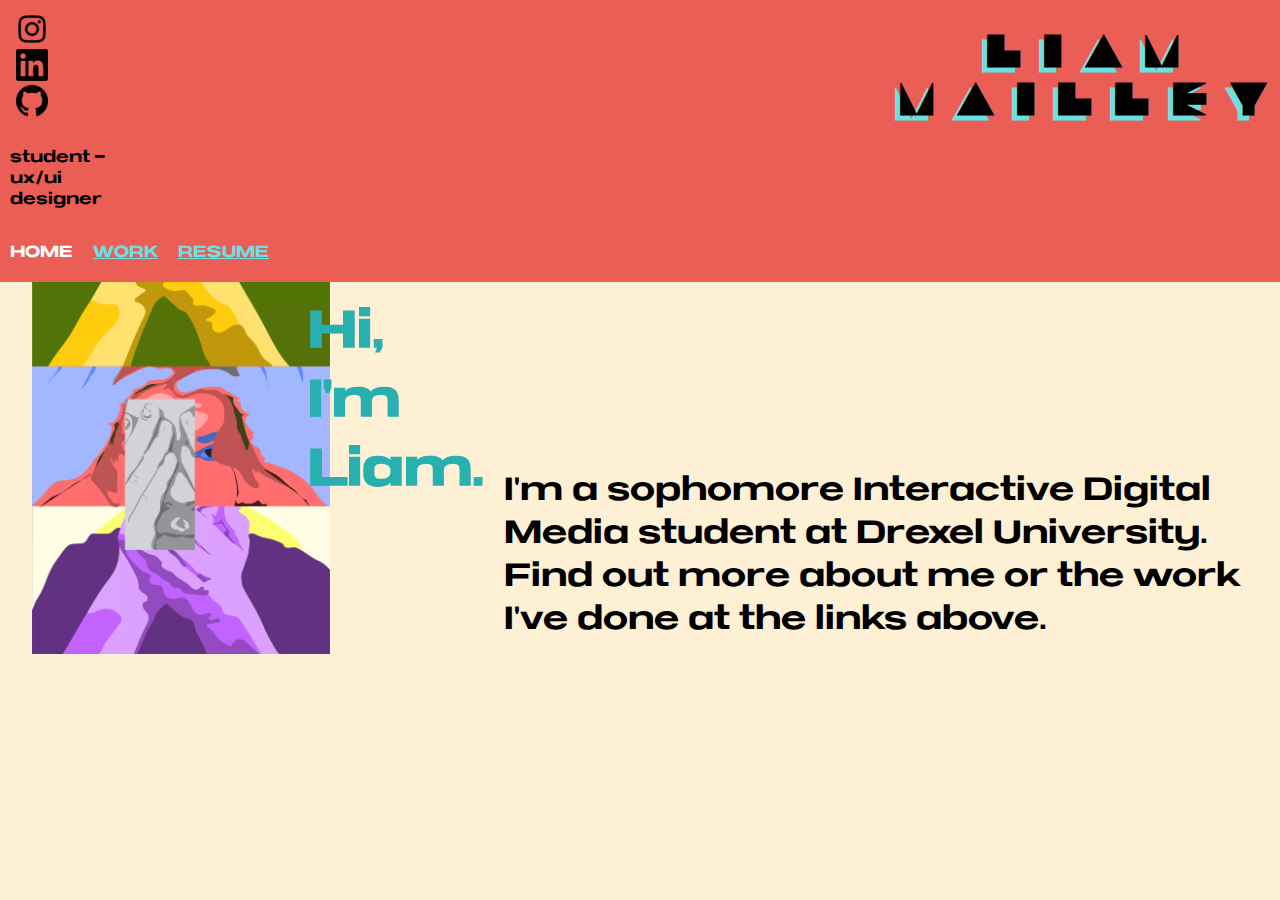
<file: index.html>
<!DOCTYPE html>
<html lang="en">
<head>
    <link href="root/css/master.css" rel="stylesheet" type="text/css" media="all">
    <link href="root/fonts/stylesheet.css" rel="stylesheet" type="text/css" media="all">
    <meta charset="UTF-8">
    <meta http-equiv="X-UA-Compatible" content="IE=edge">
    <meta name="viewport" content="width=device-width, initial-scale=1.0">
    <title>Liam Mailley - Home</title>
    <style>
        @media only screen and (min-width: 800px) { /* THIS ONE IS ONLY USED WHEN IT'S MORE THAN 800px */
            header {
                display: grid;
                grid-template-columns: 1.5fr 3fr 1.5fr;
                justify-content: space-evenly;
                background-color: #eb5e55;
                position: sticky;
                max-width: 100%;
                overflow: auto;
                margin: auto;
                top: 0;
                padding: 0.2rem 0;
            }
            .socials-container {
                display: flex;
                flex-flow: row wrap;
                align-content: flex-end;
                margin: auto 0;
                max-width: 15%;
            }
            .socials {
                max-width: 2rem;
                padding: 0 1rem;
            }
            .outer-nav-container {
                display: flex;
                flex-flow: column;
                max-width: 40%;
            }
            .nav-container {
                display: flex;
                flex-flow: row;
                justify-content: flex-start;
            }
            .bigbold {
                letter-spacing: 0.2rem;
                margin: 2rem 0 0 0;
                font-size: 2rem;
                font-weight: bold;
                color: #000000;
                text-align: center;
            }
            .bigbold-sub {
                margin-left: 10px;
            }
            main {
                background-color: #fdf0d5;
                display: flex;
                flex-direction: row;
                justify-content: space-between;
            }
            .greetings {
                display: flex;
                justify-content: center;
                font-size: 3.2rem;
                margin: 1rem 10px;
            }
            .bio {
                display: flex;
                justify-content: center;
                align-items: flex-end;
                font-size: 2rem;
                margin: 1rem 10px;
                align-content: center;
                max-width: 58.3125rem;
            }
            .headshot {
                padding: 0 0 0 2rem;
            }
        }
    </style>
</head>

<body>
    <header>
        <div class="socials-container">
            <a href="https://www.instagram.com/liammailley">
                <img src="root/images/insta_45x45.png" alt="Instagram Logo" class="socials">
            </a>
            <a href="https://www.linkedin.com/in/liam-mailley-bb5b69185">
                <img src="root/images/linkedin_45x45.png" alt="Linkedin Logo" class="socials">
            </a>
            <a href="https://github.com/liammailley">
                <img src="root/images/github_45x45.png" alt="Github Logo" class="socials">
            </a>
        </div>
        <br>
        <h1 class="bigbold">
            LIAM MAILLEY
        </h1>
        <div class="outer-nav-container">
            <p class="bigbold-sub">
                student - ux/ui designer
            </p>
            <div class="nav-container">
                <p class="navbutton">
                    <a class="youarehere">
                        HOME
                    </a>
                </p>
                <p class="navbutton">
                    <a class="buttontext" href="root/work.html">
                        WORK
                </a>
                </p>
                <p class="navbutton">
                    <a class="buttontext" href="root/resume.html">
                        RESUME
                    </a>
                </p>
            </div>
        </div>
    </header>

    <main>
        <picture>
            <source type="image/webp" srcset="root/images/colorfulportrait.webp" />
            <img src="root/images/colorfulportrait.png" alt="Self Portrait" class="headshot"/>
        </picture>
        <h2 class="greetings">
            Hi, I'm Liam.
        </h2>
        <p class="bio">
            I'm a sophomore Interactive Digital Media student at Drexel University. Find out more about me or the work I've done at the links above. 
        </p>
    </main>
</body>
</html>
</file>
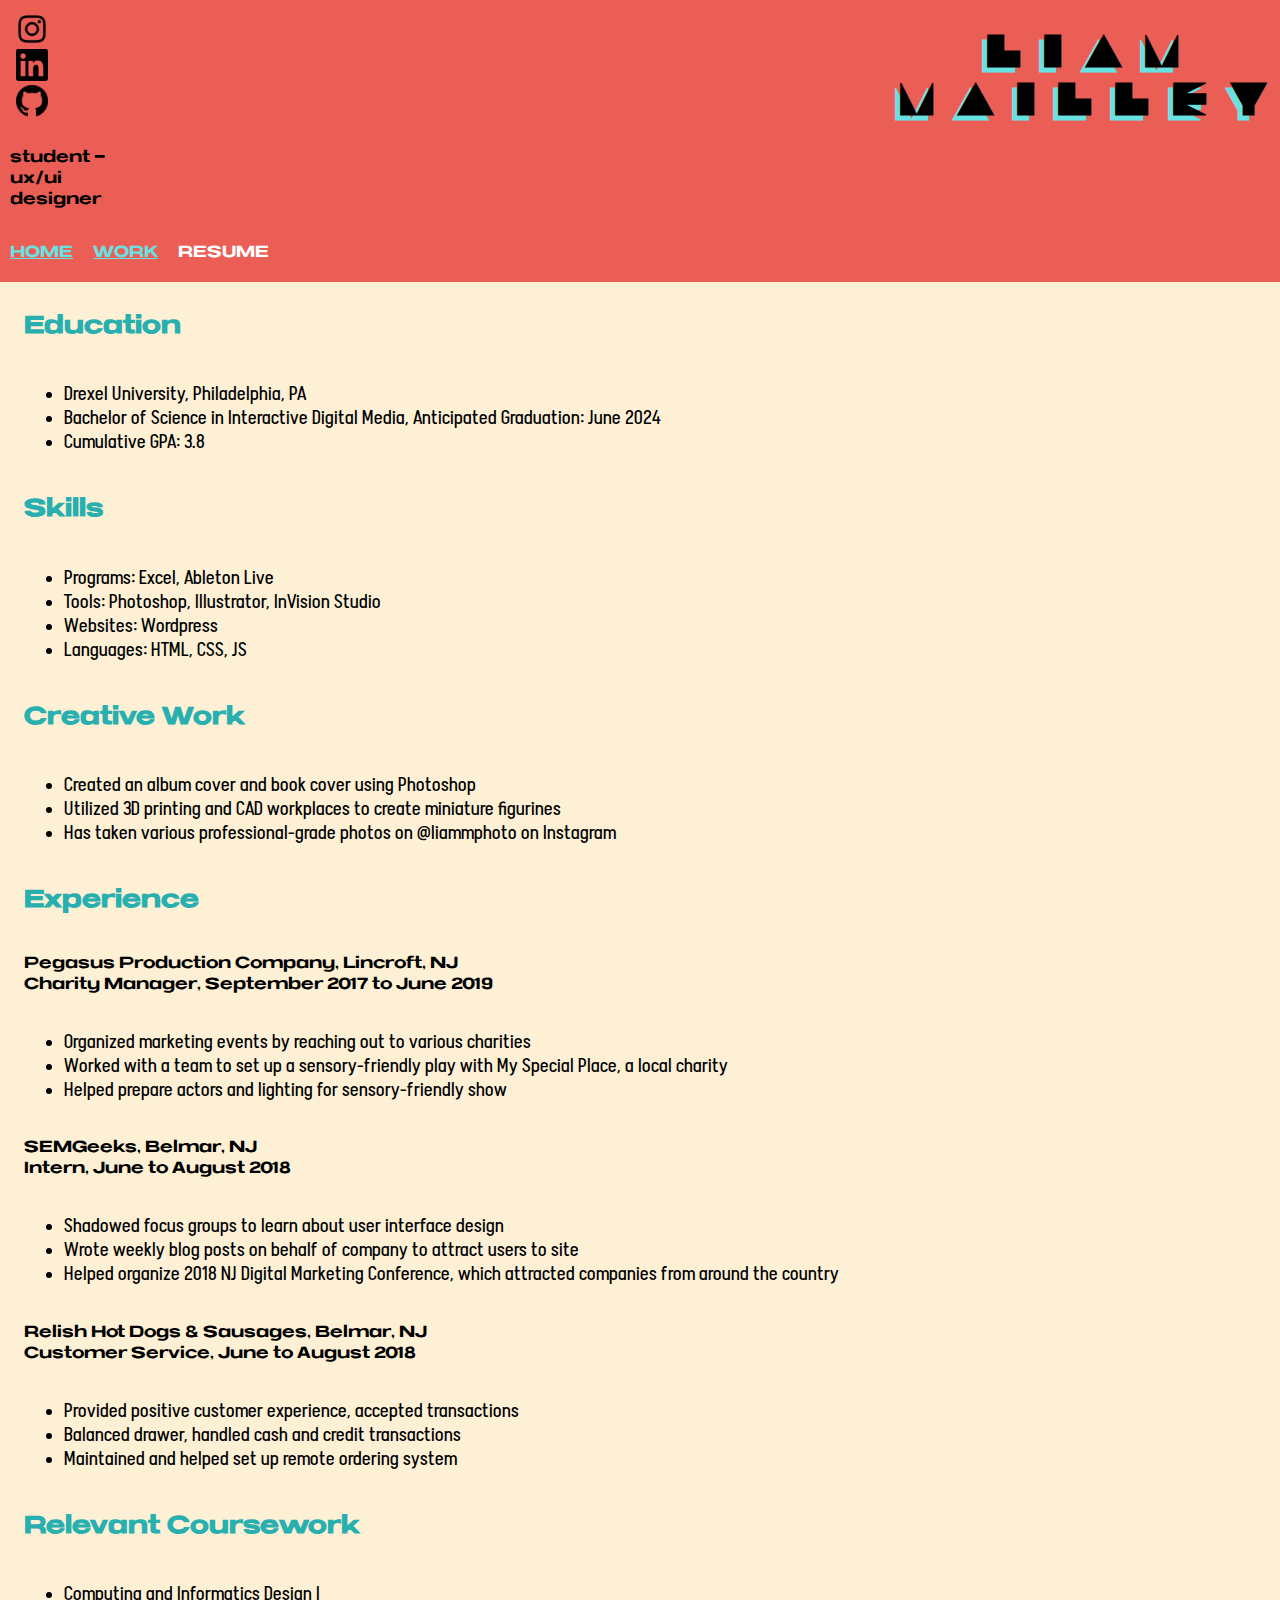
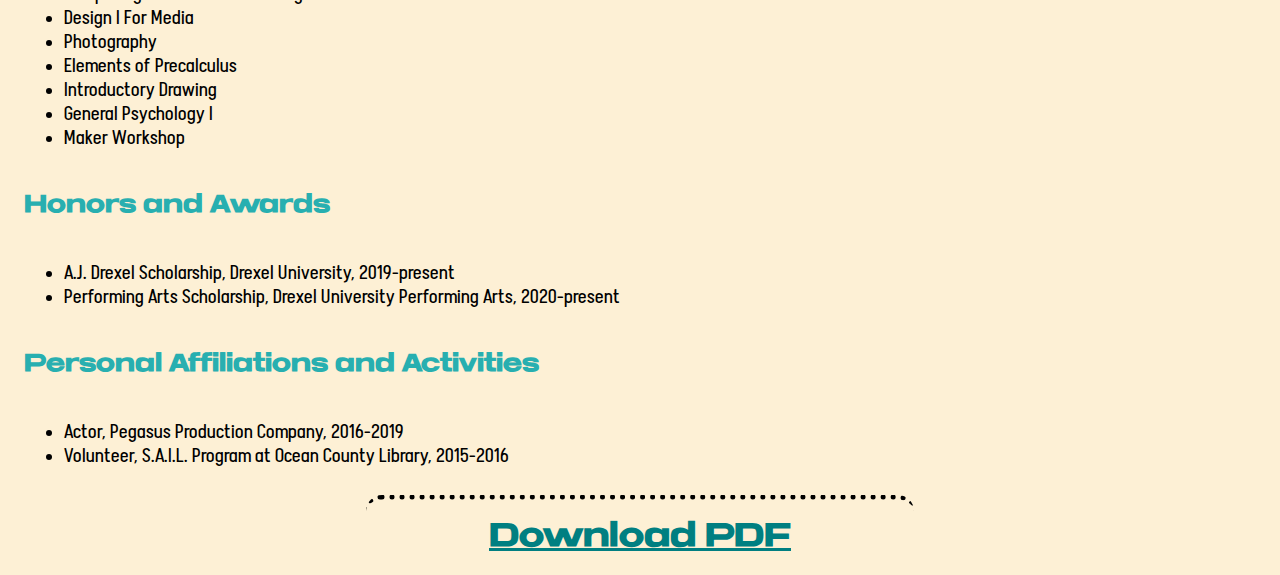
<file: root/resume.html>
<!DOCTYPE html>
<html lang="en">
<head>
    <link href="css/master.css" rel="stylesheet" type="text/css" media="all">
    <link href="fonts/stylesheet.css" rel="stylesheet" type="text/css" media="all">
    <meta charset="UTF-8">
    <meta http-equiv="X-UA-Compatible" content="IE=edge">
    <meta name="viewport" content="width=device-width, initial-scale=1.0">
    <title>Liam Mailley - Resume</title>
    <style>
        @media only screen and (min-width: 800px) {  /* THIS ONE IS ONLY USED WHEN IT'S MORE THAN 800px */
            header {
                display: grid;
                grid-template-columns: 1.5fr 3fr 1.5fr;
                justify-content: space-evenly;
                background-color: #eb5e55;
                position: sticky;
                max-width: 100%;
                overflow: auto;
                margin: auto;
                top: 0;
                padding: 0.2rem 0;
            }
            .socials-container {
                display: flex;
                flex-flow: row wrap;
                align-content: flex-end;
                margin: auto 0;
                max-width: 15%;
            }
            .socials {
                max-width: 2rem;
                padding: 0 1rem;
            }
            .outer-nav-container {
                display: flex;
                flex-flow: column;
                max-width: 40%;
            }
            .nav-container {
                display: flex;
                flex-flow: row;
                justify-content: flex-start;
            }
            .bigbold {
                letter-spacing: 0.2rem;
                margin: 2rem 0 0 0;
                font-size: 2rem;
                font-weight: bold;
                color: #000000;
                text-align: center;
            }
            .bigbold-sub {
                margin-left: 10px;
            }
            main {
                background-color: #fdf0d5;
                display: flex;
                flex-direction: row;
                justify-content: space-between;
            }
            .greetings {
                display: flex;
                justify-content: center;
                font-size: 3.2rem;
                margin: 1rem 10px;
            }
            .bio {
                display: flex;
                justify-content: center;
                align-items: flex-end;
                font-size: 2rem;
                margin: 1rem 10px;
                align-content: center;
            }
            .headshot {
                padding: 0 0 0 2rem;
            }
            
            /* Non-Header Styling */

            .resumemain {
                display: flex;
                flex-direction: column;
                max-width: 100%;
                max-height: 100%;
                margin: 0;
                padding: 0.5rem 0.5rem 0.5rem 1.5rem;
                max-width: 100%;
            }
            .resumename {
                text-align: center;
                margin-top: 0;
                font-size: 2.5rem;
            }
            .resumeaddress {
                text-align: center;
                font-size: 1.4rem;
            }
            h2.resume {
                font-size: 1.5rem;
            }
            p.resume {
                font-size: 1rem;
            }
            ul.resume {
                font-size: 1.2rem;
                font-family: 'Chai', Arial, Helvetica, sans-serif;
            }
            .resume {
                text-align: left;
            }

            a.downloadlink {
                color: #007f81;
            }

            .downloadbutton {
                text-align: center;
                padding: 1rem 1.5rem;
                border-radius: 1rem;
                text-decoration: none;
                font-size: 2rem;
                transition-duration: 0.5s;
                margin: auto;
                max-width: 500px;
                border-top: 5px dotted black;
            }
            .downloadbutton:active {
                background-color: #28afb0;
            }
        }
    </style>
</head>



<body>
    <header>
        <div class="socials-container">
            <a href="https://www.instagram.com/liammailley">
                <img src="images/insta_45x45.png" alt="Instagram Logo" class="socials">
            </a>
            <a href="https://www.linkedin.com/in/liam-mailley-bb5b69185">
                <img src="images/linkedin_45x45.png" alt="Linkedin Logo" class="socials">
            </a>
            <a href="https://github.com/liammailley">
                <img src="images/github_45x45.png" alt="Github Logo" class="socials">
            </a>
        </div>
        <br>
        <h1 class="bigbold">
            LIAM MAILLEY
        </h1>
        <div class="outer-nav-container">
            <p class="bigbold-sub">
                student - ux/ui designer
            </p>
            <div class="nav-container">
                <p class="navbutton">
                    <a class="buttontext" href="../index.html">
                        HOME
                    </a>
                </p>
                <p class="navbutton">
                    <a class="buttontext" href="work.html">
                        WORK
                </a>
                </p>
                <p class="navbutton">
                    <a class="youarehere">
                        RESUME
                    </a>
                </p>
            </div>
        </div>
    </header>

    <main class="resumemain">

        <h2 class="resume">
            Education
        </h2>
        <ul class="resume">
            <li>Drexel University, Philadelphia, PA</li>
            <li>Bachelor of Science in Interactive Digital Media, Anticipated Graduation: June 2024</li>
            <li>Cumulative GPA: 3.8</li>
        </ul>

        <h2 class="resume">
            Skills
        </h2>
        <ul class="resume">
            <li>Programs: Excel, Ableton Live</li>
            <li>Tools: Photoshop, Illustrator, InVision Studio</li>
            <li>Websites: Wordpress</li>
            <li>Languages: HTML, CSS, JS</li>
        </ul>

        <h2 class="resume">
            Creative Work
        </h2>
        <ul class="resume">
            <li>Created an album cover and book cover using Photoshop</li>
            <li>Utilized 3D printing and CAD workplaces to create miniature figurines</li>
            <li>Has taken various professional-grade photos on @liammphoto on Instagram</li>
        </ul>


        <h2 class="resume">
            Experience
        </h2>

        <p class="resume">
            Pegasus Production Company, Lincroft, NJ <br>
            Charity Manager, September 2017 to June 2019 
        </p>
        <ul class="resume">
            <li>Organized marketing events by reaching out to various charities</li>
            <li>Worked with a team to set up a sensory-friendly play with My Special Place, a local charity</li>
            <li>Helped prepare actors and lighting for sensory-friendly show</li>
        </ul>

        <p class="resume">
            SEMGeeks, Belmar, NJ <br>
            Intern, June to August 2018
        </p>
        <ul class="resume">
            <li>Shadowed focus groups to learn about user interface design</li>
            <li>Wrote weekly blog posts on behalf of company to attract users to site</li>
            <li>Helped organize 2018 NJ Digital Marketing Conference, which attracted companies from around the country</li>
        </ul>

        <p class="resume">
            Relish Hot Dogs &amp; Sausages, Belmar, NJ <br>
            Customer Service, June to August 2018
        </p>
        <ul class="resume">
            <li>Provided positive customer experience, accepted transactions</li>
            <li>Balanced drawer, handled cash and credit transactions</li>
            <li>Maintained and helped set up remote ordering system</li>
        </ul>


        <h2 class="resume">
            Relevant Coursework
        </h2>
        <ul class="resume">
            <li>Computing and Informatics Design I</li>
            <li>Design I For Media</li>
            <li>Photography</li>
            <li>Elements of Precalculus</li>
            <li>Introductory Drawing</li>
            <li>General Psychology I</li>
            <li>Maker Workshop</li>
        </ul>

        <h2 class="resume">
            Honors and Awards
        </h2>
        <ul class="resume">
            <li>A.J. Drexel Scholarship, Drexel University, 2019-present</li>
            <li>Performing Arts Scholarship, Drexel University Performing Arts, 2020-present</li>
        </ul>

        <h2 class="resume">
            Personal Affiliations and Activities
        </h2>
        <ul class="resume">
            <li>Actor, Pegasus Production Company, 2016-2019</li>
            <li>Volunteer, S.A.I.L. Program at Ocean County Library, 2015-2016</li>
        </ul>
    </main>
    <footer>
        <h2 class="downloadbutton">
            <a class="downloadlink" href="files/liammailleyresume.pdf" download>
                Download PDF
            </a>
        </h2>
    </footer>
</body>
</html>
</file>
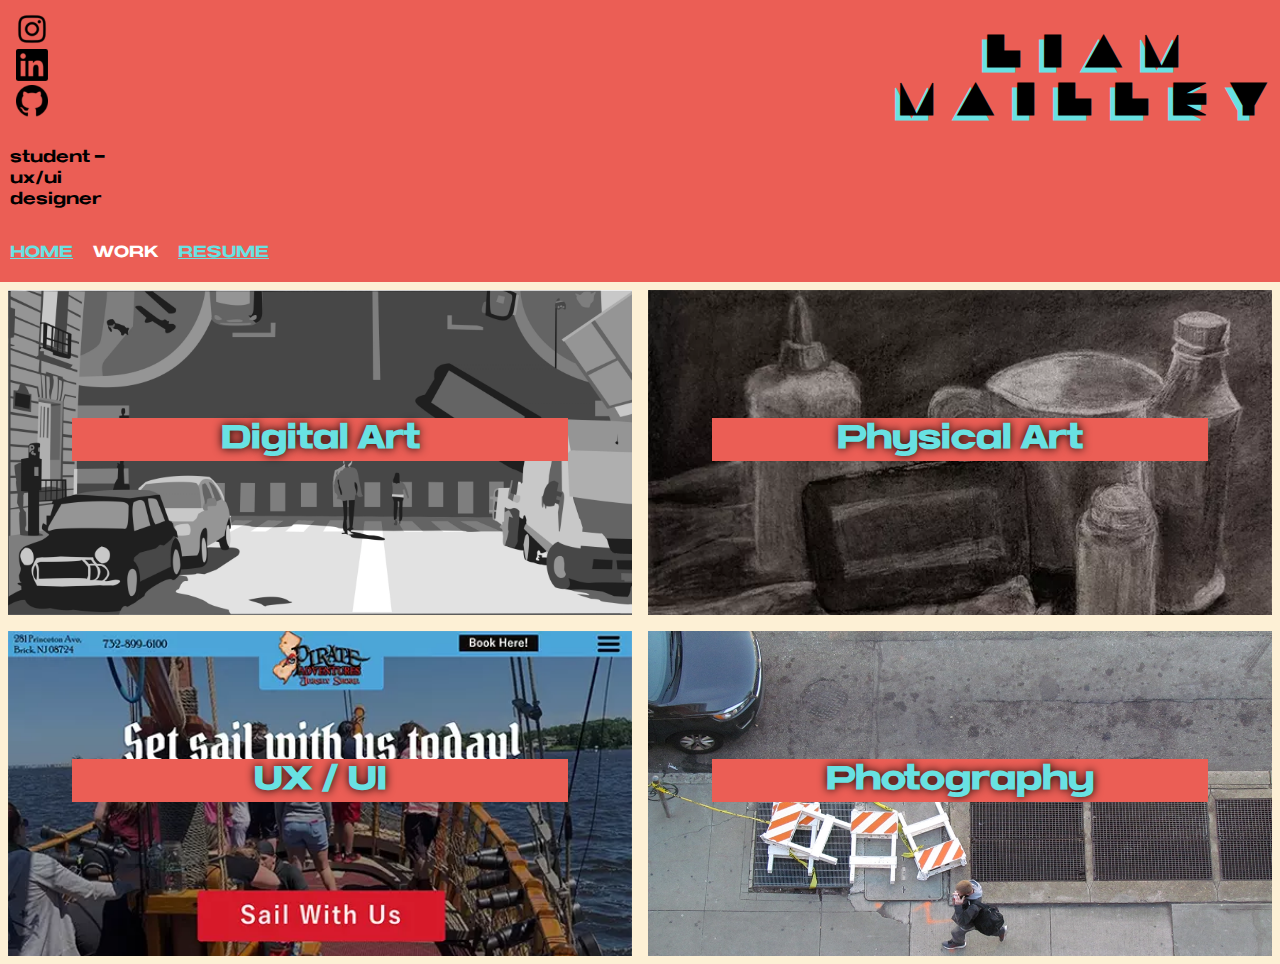
<file: root/work.html>
<!DOCTYPE html>
<html lang="en">
<head>
    <link href="css/master.css" rel="stylesheet" type="text/css" media="all">
    <link href="fonts/stylesheet.css" rel="stylesheet" type="text/css" media="all">
    <meta charset="UTF-8">
    <meta http-equiv="X-UA-Compatible" content="IE=edge">
    <meta name="viewport" content="width=device-width, initial-scale=1.0">
    <title>Liam Mailley - Work</title>
    <style>
        @media only screen and (min-width: 800px) { /* THIS ONE IS ONLY USED WHEN IT'S MORE THAN 800px */
            header {
                display: grid;
                grid-template-columns: 1.5fr 3fr 1.5fr;
                justify-content: space-evenly;
                background-color: #eb5e55;
                position: sticky;
                max-width: 100%;
                overflow: auto;
                margin: auto;
                top: 0;
                padding: 0.2rem 0;
            }
            .socials-container {
                display: flex;
                flex-flow: row wrap;
                align-content: flex-end;
                margin: auto 0;
                max-width: 15%;
            }
            .socials {
                max-width: 2rem;
                padding: 0 1rem;
            }
            .outer-nav-container {
                display: flex;
                flex-flow: column;
                max-width: 40%;
            }
            .nav-container {
                display: flex;
                flex-flow: row;
                justify-content: flex-start;
            }
            .bigbold {
                letter-spacing: 0.2rem;
                margin: 2rem 0 0 0;
                font-size: 2rem;
                font-weight: bold;
                color: #000000;
                text-align: center;
            }
            .bigbold-sub {
                margin-left: 10px;
            }
            main {
                background-color: #fdf0d5;
                display: flex;
                flex-direction: row;
                justify-content: space-between;
            }
            .greetings {
                display: flex;
                justify-content: center;
                font-size: 3.2rem;
                margin: 1rem 10px;
            }
            .bio {
                display: flex;
                justify-content: center;
                align-items: flex-end;
                font-size: 2rem;
                margin: 1rem 10px;
                align-content: center;
            }
            .headshot {
                padding: 0 0 0 2rem;
            }

            /* Non-Header Styling */

            /* Grid Code */

            .workmain {
                display: grid;
                grid-template: 50% 50% / 50% 50%;
            }

            #topleft {
                grid-column: 1;
                grid-row: 1;
                background-image: url("images/inception.webp");
                background-repeat: no-repeat;
                background-size: cover;
                height: 20.3125rem;
            }

            #topright {
                grid-column: 2;
                grid-row: 1;
                background-image: url("images/charcoalfinal.webp");
                background-repeat: no-repeat;
                background-size: cover;
                height: 20.3125rem;
            }

            #bottomleft {
                grid-column: 1;
                grid-row: 2;
                background-image: url("images/piratesite.webp");
                background-repeat: no-repeat;
                background-size: cover;
                height: 20.3125rem;
            }

            #bottomright {
                grid-column: 2;
                grid-row: 2;
                background-image: url("images/walking.webp");
                background-repeat: no-repeat;
                background-size: cover;
                height: 20.3125rem;
            }

            #topleft:hover {
                position: relative;
                background-color: black;
                display: block;
            }

            #topright:hover {
                position: relative;
                display: block;
            }

            #bottomleft:hover {
                position: relative;
                display: block;
            }

            #bottomright:hover {
                position: relative;
                display: block;
            }

            .overlay {
                margin-left: 4rem;
                margin-right: 4rem;
                background-color: transparent;
            }

            .overlay:hover {
                color:#68E1E2;
                background-color:#eb5e55;
                box-shadow: 5px 10px;
                transition-duration: 0.3s;
            }

            .overlayText {
                color:#68E1E2;
                background-color:#eb5e55;
                text-shadow: 0 0 10px black;
                display: flex;
                justify-content: center;
                margin-top: 8rem;
                font-family: 'NCS Radhiumz', Arial, Helvetica, sans-serif;
                z-index: 1;
            }

            .gridimage {
                width: 100%
            }
        }
    </style>
</head>

<body>
    <header>
        <div class="socials-container">
            <a href="https://www.instagram.com/liammailley">
                <img src="images/insta_45x45.png" alt="Instagram Logo" class="socials">
            </a>
            <a href="https://www.linkedin.com/in/liam-mailley-bb5b69185">
                <img src="images/linkedin_45x45.png" alt="Linkedin Logo" class="socials">
            </a>
            <a href="https://github.com/liammailley">
                <img src="images/github_45x45.png" alt="Github Logo" class="socials">
            </a>
        </div>
        <br>
        <h1 class="bigbold">
            LIAM MAILLEY
        </h1>
        <div class="outer-nav-container">
            <p class="bigbold-sub">
                student - ux/ui designer
            </p>
            <div class="nav-container">
                <p class="navbutton">
                    <a class="buttontext" href="../index.html">
                        HOME
                    </a>
                </p>
                <p class="navbutton">
                    <a class="youarehere">
                        WORK
                </a>
                </p>
                <p class="navbutton">
                    <a class="buttontext" href="resume.html">
                        RESUME
                    </a>
                </p>
            </div>
        </div>
    </header>

    <main class="workmain">
        <div id="topleft" onclick="location.href='pages/digitalart.html';" style="cursor: pointer;">
                <div class="overlay">
                    <h1 class="overlayText">
                        Digital Art
                    </h1>
                </div>
        </div>
        <div id="topright" onclick="location.href='pages/physicalart.html';" style="cursor: pointer;">
                <div class="overlay">
                    <h1 class="overlayText">
                        Physical Art
                    </h1>
                </div>
        </div>
        <div id="bottomleft" onclick="location.href='pages/uxui.html';" style="cursor: pointer;">
                <div class="overlay">
                    <h1 class="overlayText">
                        UX / UI
                    </h1>
                </div>
        </div>
        <div id="bottomright" onclick="location.href='pages/photo.html';" style="cursor: pointer;">
                <div class="overlay">
                    <h1 class="overlayText">
                        Photography
                    </h1>
                </div>
        </div>
    </main>
</body>
</html>
</file>
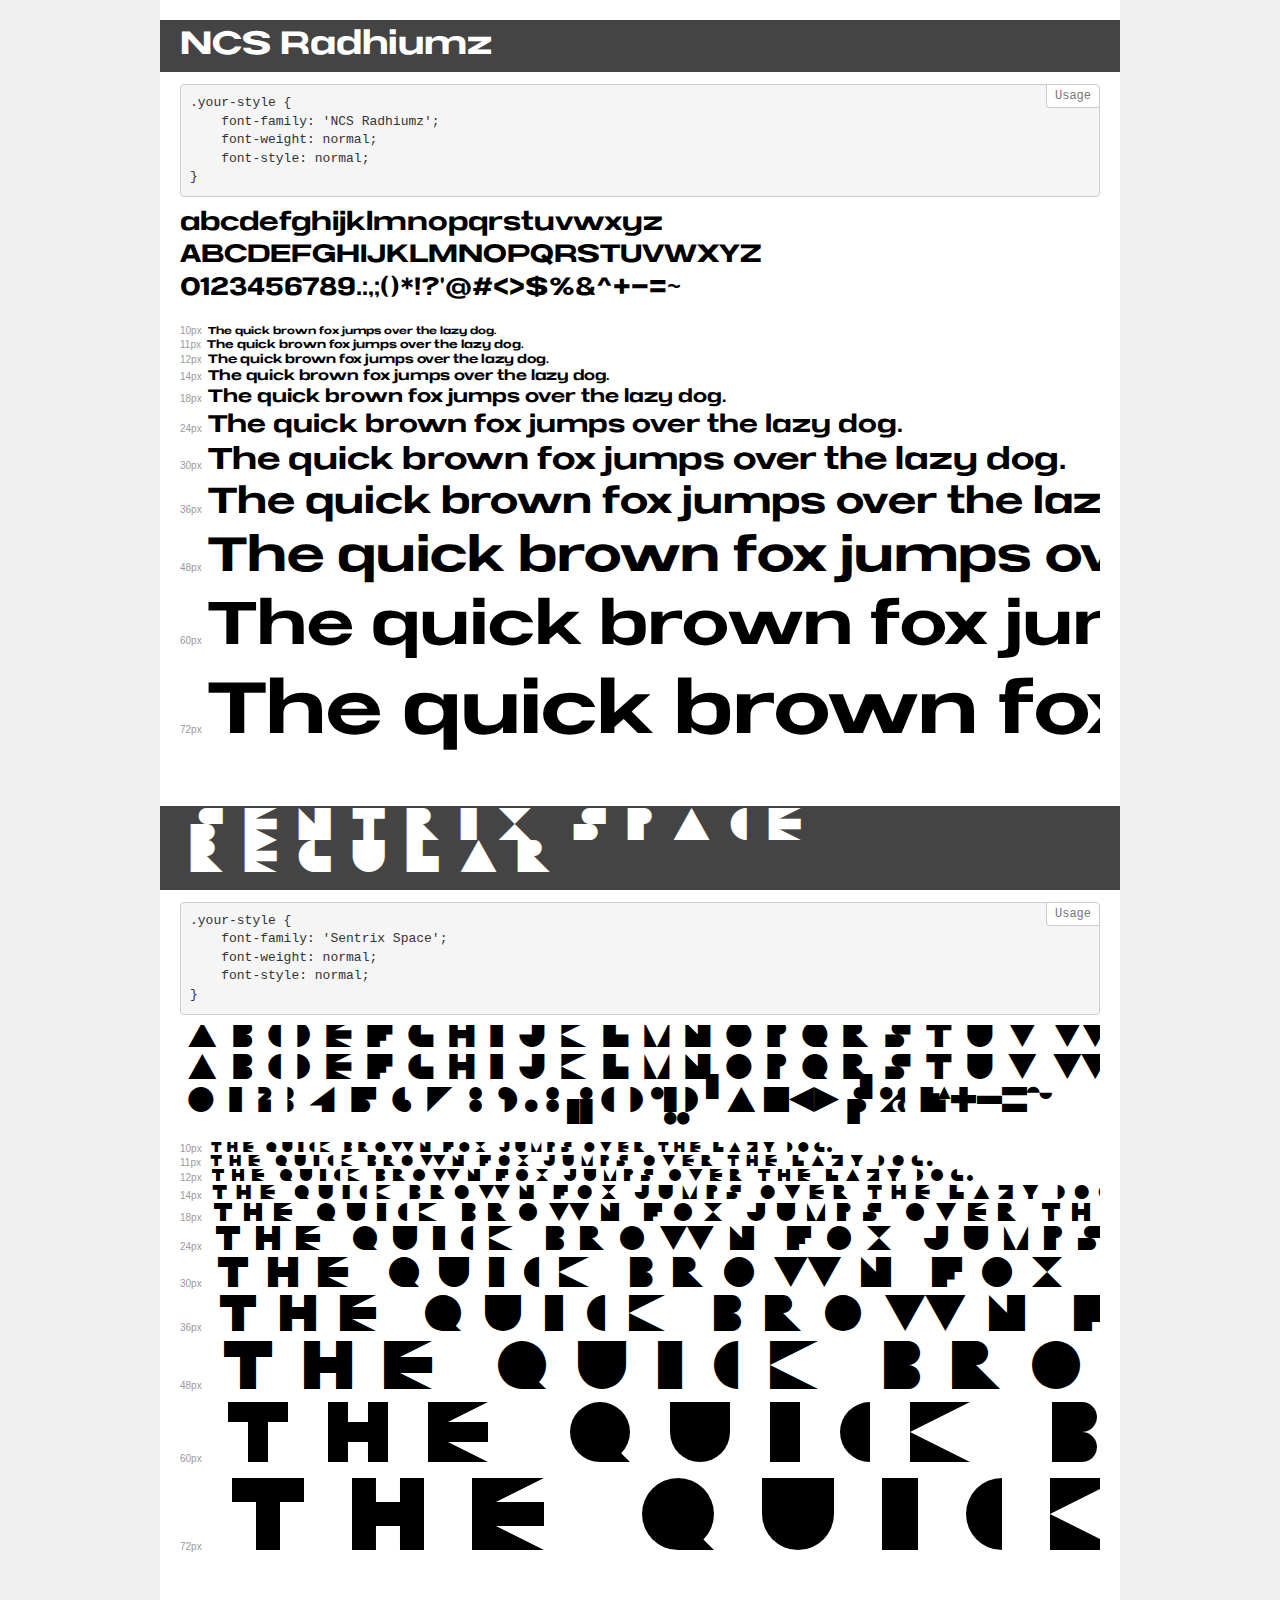
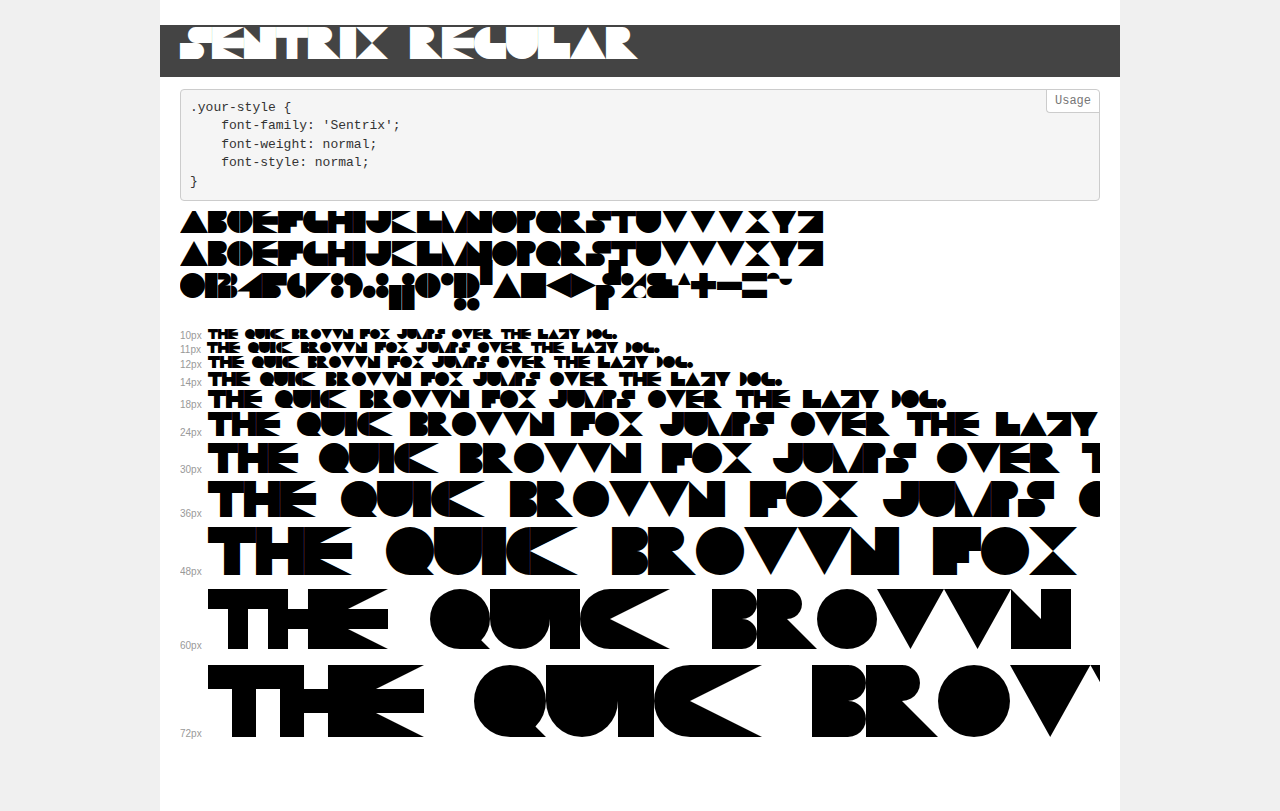
<file: root/fonts/demo.html>
<!DOCTYPE html>
<html lang="en">
<head>
    <meta charset="utf-8">
    <meta http-equiv="X-UA-Compatible" content="IE=edge">
    <meta name="viewport" content="width=device-width, initial-scale=1">
    <meta name="robots" content="noindex, noarchive">
    <meta name="format-detection" content="telephone=no">
    <title>Transfonter demo</title>
    <link href="stylesheet.css" rel="stylesheet">
    <style>
        /*
        http://meyerweb.com/eric/tools/css/reset/
        v2.0 | 20110126
        License: none (public domain)
        */
        html, body, div, span, applet, object, iframe,
        h1, h2, h3, h4, h5, h6, p, blockquote, pre,
        a, abbr, acronym, address, big, cite, code,
        del, dfn, em, img, ins, kbd, q, s, samp,
        small, strike, strong, sub, sup, tt, var,
        b, u, i, center,
        dl, dt, dd, ol, ul, li,
        fieldset, form, label, legend,
        table, caption, tbody, tfoot, thead, tr, th, td,
        article, aside, canvas, details, embed,
        figure, figcaption, footer, header, hgroup,
        menu, nav, output, ruby, section, summary,
        time, mark, audio, video {
            margin: 0;
            padding: 0;
            border: 0;
            font-size: 100%;
            font: inherit;
            vertical-align: baseline;
        }
        /* HTML5 display-role reset for older browsers */
        article, aside, details, figcaption, figure,
        footer, header, hgroup, menu, nav, section {
            display: block;
        }
        body {
            line-height: 1;
        }
        ol, ul {
            list-style: none;
        }
        blockquote, q {
            quotes: none;
        }
        blockquote:before, blockquote:after,
        q:before, q:after {
            content: '';
            content: none;
        }
        table {
            border-collapse: collapse;
            border-spacing: 0;
        }
        /* demo styles */
        body {
            background: #f0f0f0;
            color: #000;
        }
        .page {
            background: #fff;
            width: 920px;
            margin: 0 auto;
            padding: 20px 20px 0 20px;
            overflow: hidden;
        }
        .font-container {
            overflow-x: auto;
            overflow-y: hidden;
            margin-bottom: 40px;
            line-height: 1.3;
            white-space: nowrap;
            padding-bottom: 5px;
        }
        h1 {
            position: relative;
            background: #444;
            font-size: 32px;
            color: #fff;
            padding: 10px 20px;
            margin: 0 -20px 12px -20px;
        }
        .letters {
            font-size: 25px;
            margin-bottom: 20px;
        }
        .s10:before {
            content: '10px';
        }
        .s11:before {
            content: '11px';
        }
        .s12:before {
            content: '12px';
        }
        .s14:before {
            content: '14px';
        }
        .s18:before {
            content: '18px';
        }
        .s24:before {
            content: '24px';
        }
        .s30:before {
            content: '30px';
        }
        .s36:before {
            content: '36px';
        }
        .s48:before {
            content: '48px';
        }
        .s60:before {
            content: '60px';
        }
        .s72:before {
            content: '72px';
        }
        .s10:before, .s11:before, .s12:before, .s14:before,
        .s18:before, .s24:before, .s30:before, .s36:before,
        .s48:before, .s60:before, .s72:before {
            font-family: Arial, sans-serif;
            font-size: 10px;
            font-weight: normal;
            font-style: normal;
            color: #999;
            padding-right: 6px;
        }
        pre {
            display: block;
            position: relative;
            padding: 9px;
            margin: 0 0 10px;
            font-family: Monaco, Menlo, Consolas, "Courier New", monospace;
            font-size: 13px;
            line-height: 1.428571429;
            color: #333;
            font-weight: normal;
            font-style: normal;
            background-color: #f5f5f5;
            border: 1px solid #ccc;
            overflow-x: auto;
            border-radius: 4px;
        }
        pre:after {
            display: block;
            position: absolute;
            right: 0;
            top: 0;
            content: 'Usage';
            line-height: 1;
            padding: 5px 8px;
            font-size: 12px;
            color: #767676;
            background-color: #fff;
            border: 1px solid #ccc;
            border-right: none;
            border-top: none;
            border-radius: 0 4px 0 4px;
            z-index: 10;
        }
        /* responsive */
        @media (max-width: 959px) {
            .page {
                width: auto;
                margin: 0;
            }
        }
    </style>
</head>
<body>
<div class="page">
    <div class="demo">
        <h1 style="font-family: 'NCS Radhiumz'; font-weight: normal; font-style: normal;">NCS Radhiumz</h1>
        <pre>.your-style {
    font-family: 'NCS Radhiumz';
    font-weight: normal;
    font-style: normal;
}</pre>
        <div class="font-container" style="font-family: 'NCS Radhiumz'; font-weight: normal; font-style: normal;">
            <p class="letters">
                abcdefghijklmnopqrstuvwxyz<br>
ABCDEFGHIJKLMNOPQRSTUVWXYZ<br>
                0123456789.:,;()*!?'@#<>$%&^+-=~
            </p>
            <p class="s10" style="font-size: 10px;">The quick brown fox jumps over the lazy dog.</p>
            <p class="s11" style="font-size: 11px;">The quick brown fox jumps over the lazy dog.</p>
            <p class="s12" style="font-size: 12px;">The quick brown fox jumps over the lazy dog.</p>
            <p class="s14" style="font-size: 14px;">The quick brown fox jumps over the lazy dog.</p>
            <p class="s18" style="font-size: 18px;">The quick brown fox jumps over the lazy dog.</p>
            <p class="s24" style="font-size: 24px;">The quick brown fox jumps over the lazy dog.</p>
            <p class="s30" style="font-size: 30px;">The quick brown fox jumps over the lazy dog.</p>
            <p class="s36" style="font-size: 36px;">The quick brown fox jumps over the lazy dog.</p>
            <p class="s48" style="font-size: 48px;">The quick brown fox jumps over the lazy dog.</p>
            <p class="s60" style="font-size: 60px;">The quick brown fox jumps over the lazy dog.</p>
            <p class="s72" style="font-size: 72px;">The quick brown fox jumps over the lazy dog.</p>
        </div>
    </div>
    <div class="demo">
        <h1 style="font-family: 'Sentrix Space'; font-weight: normal; font-style: normal;">Sentrix Space Regular</h1>
        <pre>.your-style {
    font-family: 'Sentrix Space';
    font-weight: normal;
    font-style: normal;
}</pre>
        <div class="font-container" style="font-family: 'Sentrix Space'; font-weight: normal; font-style: normal;">
            <p class="letters">
                abcdefghijklmnopqrstuvwxyz<br>
ABCDEFGHIJKLMNOPQRSTUVWXYZ<br>
                0123456789.:,;()*!?'@#<>$%&^+-=~
            </p>
            <p class="s10" style="font-size: 10px;">The quick brown fox jumps over the lazy dog.</p>
            <p class="s11" style="font-size: 11px;">The quick brown fox jumps over the lazy dog.</p>
            <p class="s12" style="font-size: 12px;">The quick brown fox jumps over the lazy dog.</p>
            <p class="s14" style="font-size: 14px;">The quick brown fox jumps over the lazy dog.</p>
            <p class="s18" style="font-size: 18px;">The quick brown fox jumps over the lazy dog.</p>
            <p class="s24" style="font-size: 24px;">The quick brown fox jumps over the lazy dog.</p>
            <p class="s30" style="font-size: 30px;">The quick brown fox jumps over the lazy dog.</p>
            <p class="s36" style="font-size: 36px;">The quick brown fox jumps over the lazy dog.</p>
            <p class="s48" style="font-size: 48px;">The quick brown fox jumps over the lazy dog.</p>
            <p class="s60" style="font-size: 60px;">The quick brown fox jumps over the lazy dog.</p>
            <p class="s72" style="font-size: 72px;">The quick brown fox jumps over the lazy dog.</p>
        </div>
    </div>
    <div class="demo">
        <h1 style="font-family: 'Sentrix'; font-weight: normal; font-style: normal;">Sentrix Regular</h1>
        <pre>.your-style {
    font-family: 'Sentrix';
    font-weight: normal;
    font-style: normal;
}</pre>
        <div class="font-container" style="font-family: 'Sentrix'; font-weight: normal; font-style: normal;">
            <p class="letters">
                abcdefghijklmnopqrstuvwxyz<br>
ABCDEFGHIJKLMNOPQRSTUVWXYZ<br>
                0123456789.:,;()*!?'@#<>$%&^+-=~
            </p>
            <p class="s10" style="font-size: 10px;">The quick brown fox jumps over the lazy dog.</p>
            <p class="s11" style="font-size: 11px;">The quick brown fox jumps over the lazy dog.</p>
            <p class="s12" style="font-size: 12px;">The quick brown fox jumps over the lazy dog.</p>
            <p class="s14" style="font-size: 14px;">The quick brown fox jumps over the lazy dog.</p>
            <p class="s18" style="font-size: 18px;">The quick brown fox jumps over the lazy dog.</p>
            <p class="s24" style="font-size: 24px;">The quick brown fox jumps over the lazy dog.</p>
            <p class="s30" style="font-size: 30px;">The quick brown fox jumps over the lazy dog.</p>
            <p class="s36" style="font-size: 36px;">The quick brown fox jumps over the lazy dog.</p>
            <p class="s48" style="font-size: 48px;">The quick brown fox jumps over the lazy dog.</p>
            <p class="s60" style="font-size: 60px;">The quick brown fox jumps over the lazy dog.</p>
            <p class="s72" style="font-size: 72px;">The quick brown fox jumps over the lazy dog.</p>
        </div>
    </div>
</div>
</body>
</html>
</file>
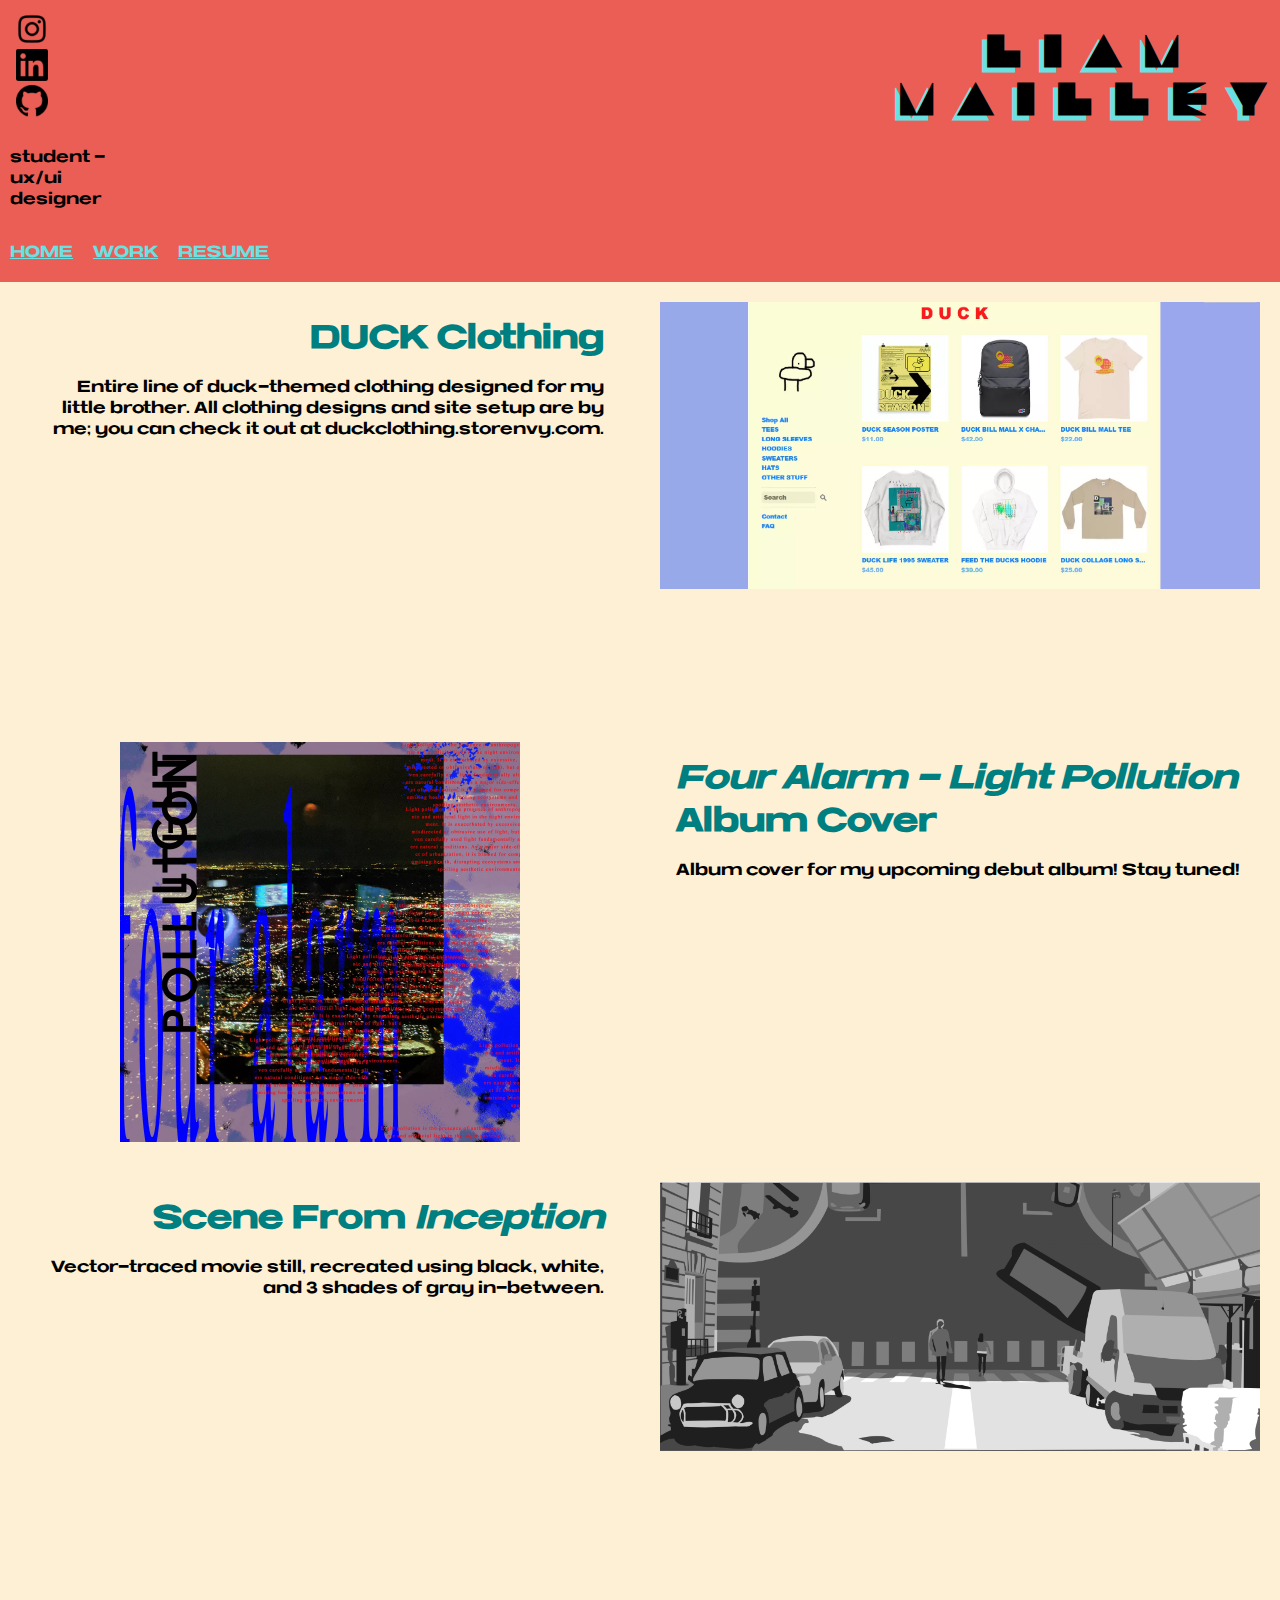
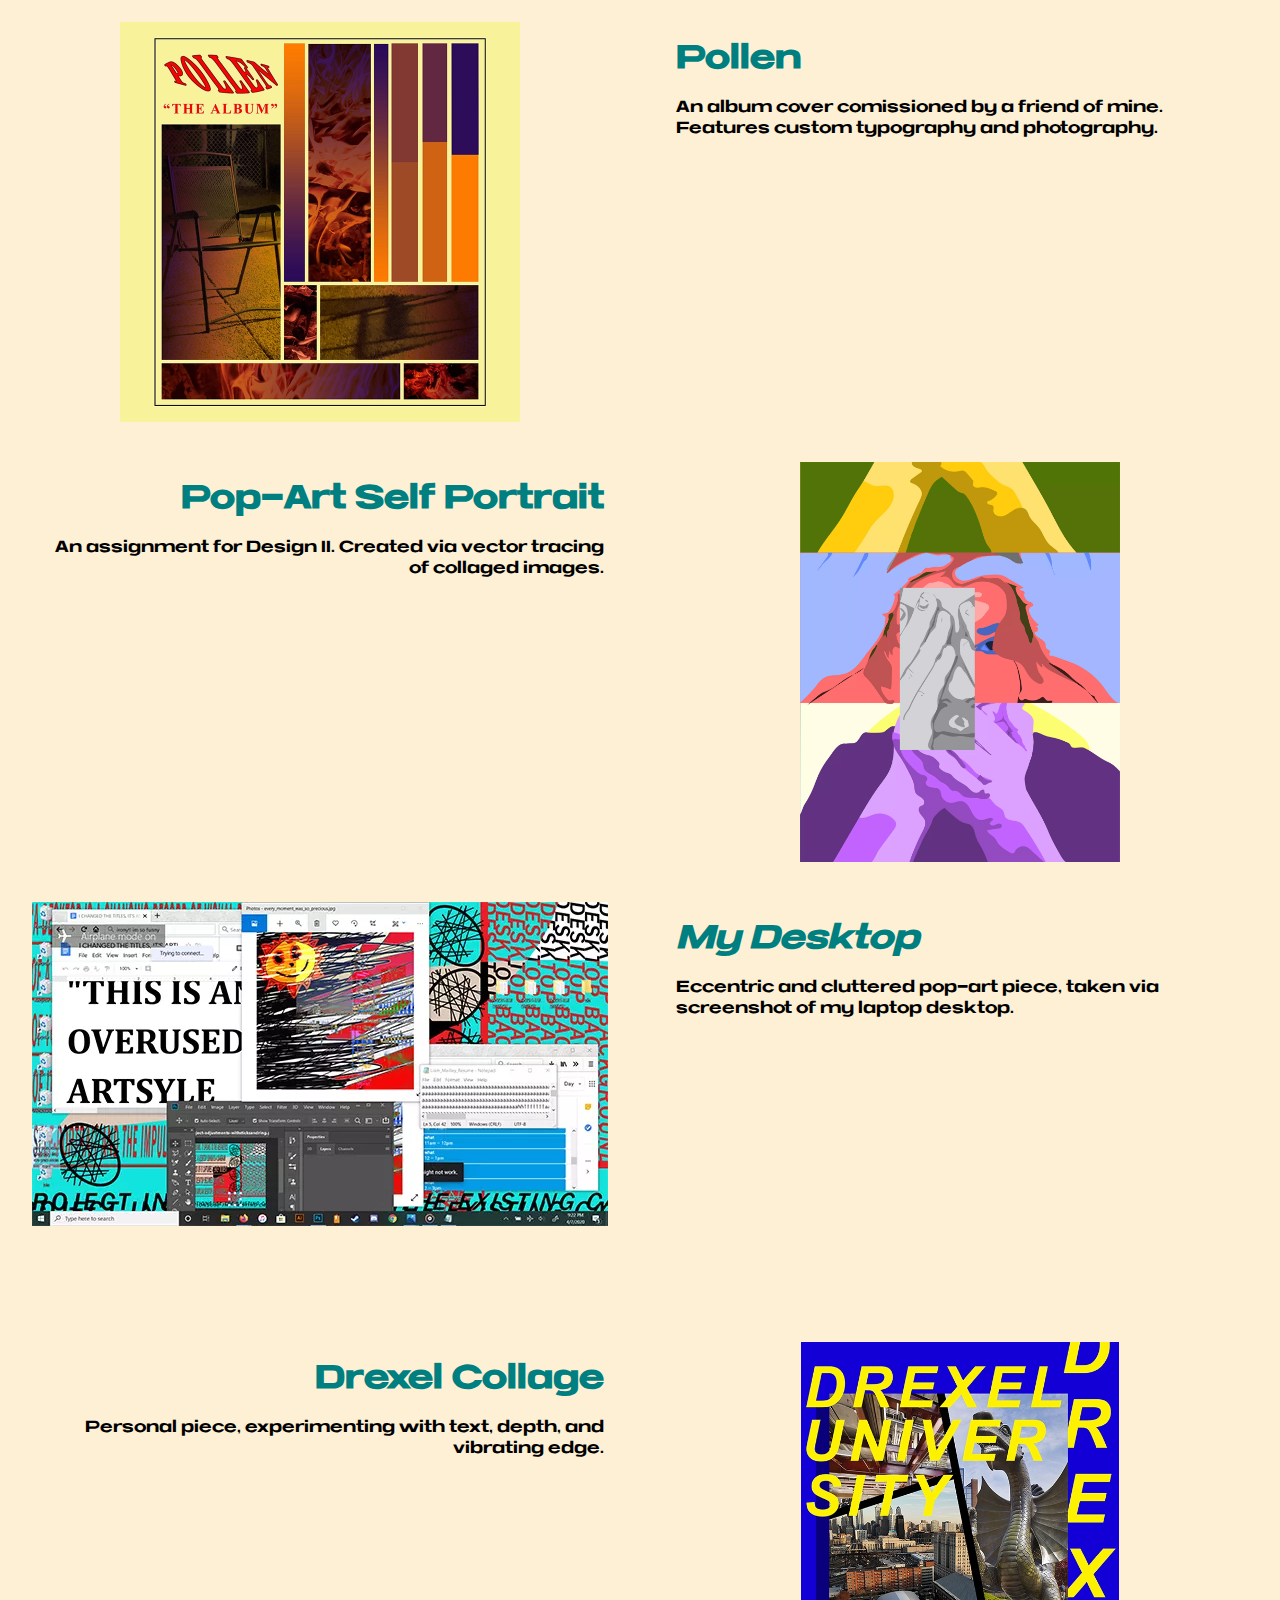
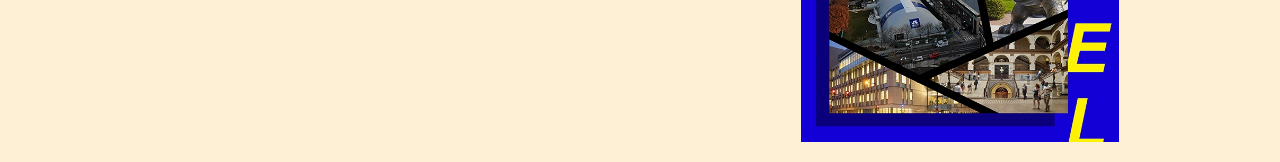
<file: root/pages/digitalart.html>
<!DOCTYPE html>
<html lang="en">
<head>
    <link href="../css/master.css" rel="stylesheet" type="text/css" media="all">
    <link href="../fonts/stylesheet.css" rel="stylesheet" type="text/css" media="all">
    <meta charset="UTF-8">
    <meta http-equiv="X-UA-Compatible" content="IE=edge">
    <meta name="viewport" content="width=device-width, initial-scale=1.0">
    <title>Liam Mailley - Work</title>
    <style>
        @media only screen and (min-width: 800px) { /* THIS ONE IS ONLY USED WHEN IT'S MORE THAN 800px */
        header {
                display: grid;
                grid-template-columns: 1.5fr 3fr 1.5fr;
                justify-content: space-evenly;
                background-color: #eb5e55;
                position: sticky;
                max-width: 100%;
                overflow: auto;
                margin: auto;
                top: 0;
                padding: 0.2rem 0;
            }
            .socials-container {
                display: flex;
                flex-flow: row wrap;
                align-content: flex-end;
                margin: auto 0;
                max-width: 15%;
            }
            .socials {
                max-width: 2rem;
                padding: 0 1rem;
            }
            .outer-nav-container {
                display: flex;
                flex-flow: column;
                max-width: 40%;
            }
            .nav-container {
                display: flex;
                flex-flow: row;
                justify-content: flex-start;
            }
            .bigbold {
                letter-spacing: 0.2rem;
                margin: 2rem 0 0 0;
                font-size: 2rem;
                font-weight: bold;
                color: #000000;
                text-align: center;
            }
            .bigbold-sub {
                margin-left: 10px;
            }
            main {
                background-color: #fdf0d5;
                display: flex;
                flex-direction: row;
                justify-content: space-between;
            }
            .greetings {
                display: flex;
                justify-content: center;
                font-size: 3.2rem;
                margin: 1rem 10px;
            }
            .bio {
                display: flex;
                justify-content: center;
                align-items: flex-end;
                font-size: 2rem;
                margin: 1rem 10px;
                align-content: center;
                max-width: 58.3125rem;
            }
            .headshot {
                padding: 0 0 0 2rem;
            }

            /* Non-Header Styling */

            /* Content Pages Grid Code */

            .contentmain {
                display: grid;
                grid-template-columns: 50% 50%;
            }

            .contenttitle {
                font-family: 'NCS Radhiumz', Arial, Helvetica, sans-serif;
                margin: 1rem;
            }

            .contentdesc {
                margin: 1rem;
            }

            .contentimages {
                max-width: 100%;
                max-height: 100%;
            }

            #firstleft {
                grid-column: 1;
                grid-row: 1;
                border: 20px solid #fdf0d5;
                background-repeat: no-repeat;
                background-size: cover;
                height: 25rem;
                text-align: right;
                float: right;
            }

            #firstright {
                grid-column: 2;
                grid-row: 1;
                border: 20px solid #fdf0d5;
                max-width: 100%;
                height: 25rem;
                text-align: left;
                float: left;
            }

            #secondleft {
                grid-column: 1;
                grid-row: 2;
                border: 20px solid #fdf0d5;
                background-repeat: no-repeat;
                background-size: cover;
                height: 25rem;
                text-align: right;
                float: right;
            }

            #secondright {
                grid-column: 2;
                grid-row: 2;
                border: 20px solid #fdf0d5;
                max-width: 100%;
                height: 25rem;
                text-align: left;
                float: left;
            }

            #thirdleft {
                grid-column: 1;
                grid-row: 3;
                border: 20px solid #fdf0d5;
                background-repeat: no-repeat;
                background-size: cover;
                height: 25rem;
                text-align: right;
                float: right;
            }

            #thirdright {
                grid-column: 2;
                grid-row: 3;
                border: 20px solid #fdf0d5;
                max-width: 100%;
                height: 25rem;
                text-align: left;
                float: left;
            }

            #fourthleft {
                grid-column: 1;
                grid-row: 4;
                border: 20px solid #fdf0d5;
                background-repeat: no-repeat;
                background-size: cover;
                height: 25rem;
                text-align: right;
                float: right;
            }

            #fourthright {
                grid-column: 2;
                grid-row: 4;
                border: 20px solid #fdf0d5;
                max-width: 100%;
                height: 25rem;
                text-align: left;
                float: left;
            }

            #fifthleft {
                grid-column: 1;
                grid-row: 5;
                border: 20px solid #fdf0d5;
                background-repeat: no-repeat;
                background-size: cover;
                height: 25rem;
                text-align: right;
                float: right;
            }

            #fifthright {
                grid-column: 2;
                grid-row: 5;
                border: 20px solid #fdf0d5;
                max-width: 100%;
                height: 25rem;
                text-align: left;
                float: left;
            }

            #sixthleft {
                grid-column: 1;
                grid-row: 6;
                border: 20px solid #fdf0d5;
                background-repeat: no-repeat;
                background-size: cover;
                height: 25rem;
                text-align: right;
                float: right;
            }

            #sixthright {
                grid-column: 2;
                grid-row: 6;
                border: 20px solid #fdf0d5;
                max-width: 100%;
                height: 25rem;
                text-align: left;
                float: left;
            }

            #seventhleft {
                grid-column: 1;
                grid-row: 7;
                border: 20px solid #fdf0d5;
                background-repeat: no-repeat;
                background-size: cover;
                height: 25rem;
                text-align: right;
                float: right;
            }

            #seventhright {
                grid-column: 2;
                grid-row: 7;
                border: 20px solid #fdf0d5;
                max-width: 100%;
                height: 25rem;
                text-align: left;
                float: left;
            }
        }
    </style>
</head>

<body>

    <header>
        <div class="socials-container">
            <a href="https://www.instagram.com/liammailley">
                <img src="../images/insta_45x45.png" alt="Instagram Logo" class="socials">
            </a>
            <a href="https://www.linkedin.com/in/liam-mailley-bb5b69185">
                <img src="../images/linkedin_45x45.png" alt="Linkedin Logo" class="socials">
            </a>
            <a href="https://github.com/liammailley">
                <img src="../images/github_45x45.png" alt="Github Logo" class="socials">
            </a>
        </div>
        <br>
        <h1 class="bigbold">
            LIAM MAILLEY
        </h1>
        <div class="outer-nav-container">
            <p class="bigbold-sub">
                student - ux/ui designer
            </p>
            <div class="nav-container">
                <p class="navbutton">
                    <a class="buttontext" href="../../index.html">
                        HOME
                    </a>
                </p>
                <p class="navbutton">
                    <a class="buttontext" href="../work.html">
                        WORK
                </a>
                </p>
                <p class="navbutton">
                    <a class="buttontext" href="../resume.html">
                        RESUME
                    </a>
                </p>
            </div>
        </div>
    </header>

    <main class="contentmain">

        <div id="firstleft">
            <h1 class="contenttitle">
                DUCK Clothing
            </h1>
            <p class="contentdesc">
                Entire line of duck-themed clothing designed for my little brother. All clothing designs and site setup are by me; you can check it out at duckclothing.storenvy.com.
            </p>
        </div>

        <div id="firstright">
            <img src="../images/duck.webp" alt="DUCK" class="contentimages">
        </div>


        <div id="secondleft">
            <img src="../images/lightpollution.webp" alt="Light Pollution" class="contentimages">
        </div>

        <div id="secondright">
            <h1 class="contenttitle">
                <em>Four Alarm - Light Pollution</em> Album Cover
            </h1>
            <p class="contentdesc">
                Album cover for my upcoming debut album! Stay tuned!
            </p>
        </div>


        <div id="thirdleft">
            <h1 class="contenttitle">
                Scene From <em>Inception</em>
            </h1>
            <p class="contentdesc">
                Vector-traced movie still, recreated using black, white, and 3 shades of gray in-between.
            </p>
        </div>

        <div id="thirdright">
            <img src="../images/inception.webp" alt="Inception" class="contentimages">
        </div>


        <div id="fourthleft">
            <img src="../images/pollen.webp" alt="Pollen" class="contentimages">
        </div>

        <div id="fourthright">
            <h1 class="contenttitle">
                Pollen
            </h1>
            <p class="contentdesc">
                An album cover comissioned by a friend of mine. Features custom typography and photography.
            </p>
        </div>


        <div id="fifthleft">
            <h1 class="contenttitle">
                Pop-Art Self Portrait
            </h1>
            <p class="contentdesc">
                An assignment for Design II. Created via vector tracing of collaged images.
            </p>
        </div>

        <div id="fifthright">
            <img src="../images/colorfulportrait.webp" alt="Design II Final" class="contentimages">
        </div>


        <div id="sixthleft">
            <img src="../images/desktop.webp" alt="My Desktop" class="contentimages">
        </div>

        <div id="sixthright">
            <h1 class="contenttitle">
                <em>My Desktop</em>
            </h1>
            <p class="contentdesc">
                Eccentric and cluttered pop-art piece, taken via screenshot of my laptop desktop.
            </p>
        </div>


        <div id="seventhleft">
            <h1 class="contenttitle">
                Drexel Collage
            </h1>
            <p class="contentdesc">
                Personal piece, experimenting with text, depth, and vibrating edge.
            </p>
        </div>

        <div id="seventhright">
            <img src="../images/drexelcollage.webp" alt="Drexel Collage" class="contentimages">
        </div>


    </main>

</body>
</html>
</file>
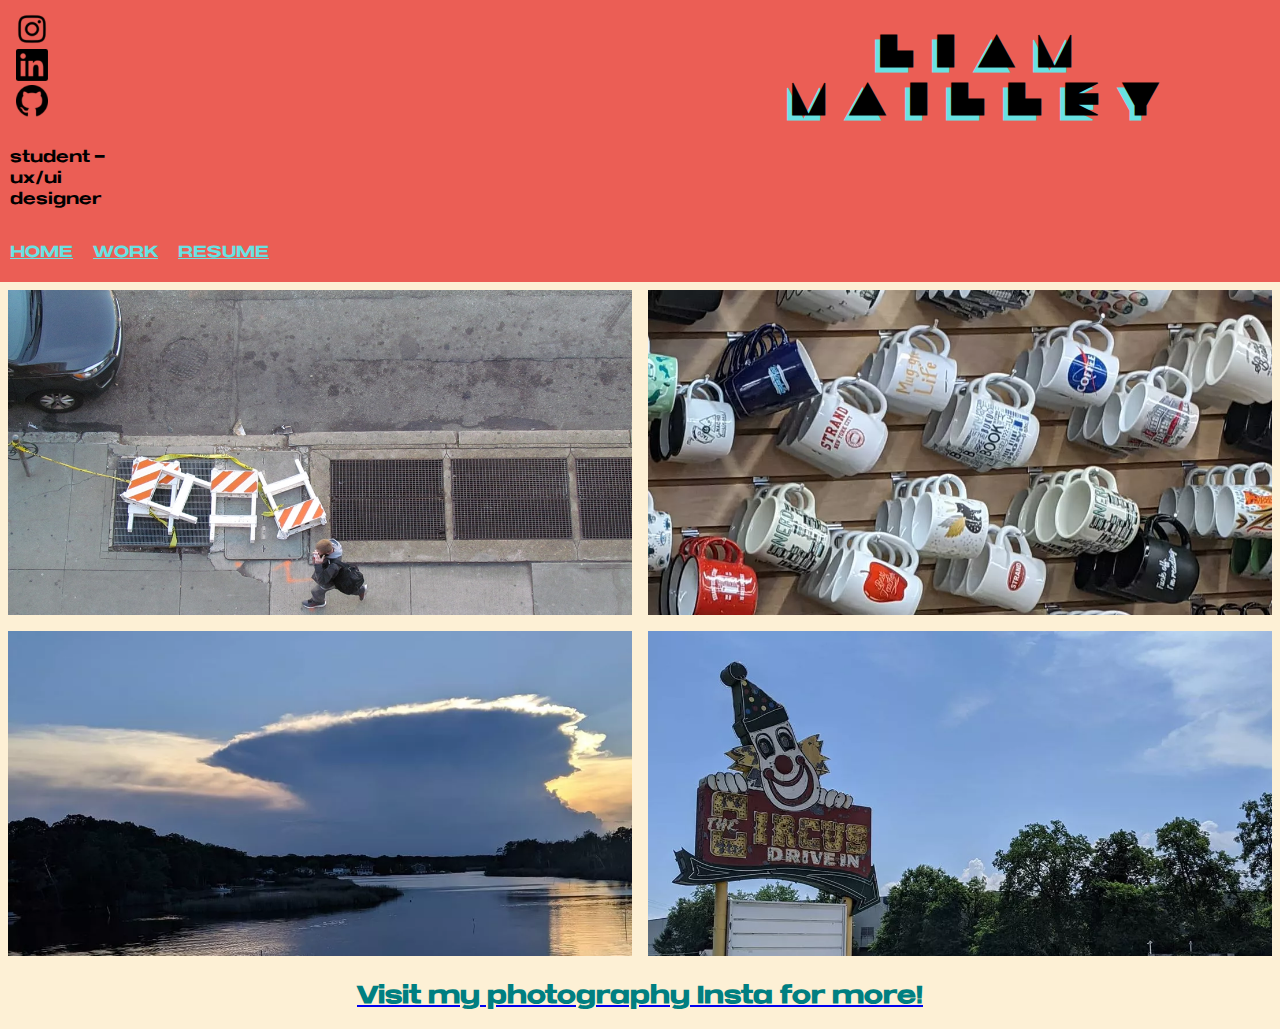
<file: root/pages/photo.html>
<!DOCTYPE html>
<html lang="en">
<head>
    <link href="../css/master.css" rel="stylesheet" type="text/css" media="all">
    <link href="../fonts/stylesheet.css" rel="stylesheet" type="text/css" media="all">
    <meta charset="UTF-8">
    <meta http-equiv="X-UA-Compatible" content="IE=edge">
    <meta name="viewport" content="width=device-width, initial-scale=1.0">
    <title>Liam Mailley - Work</title>
    <style>
        @media only screen and (min-width: 800px) { /* THIS ONE IS ONLY USED WHEN IT'S MORE THAN 800px */
            header {
                display: grid;
                grid-template-columns: 1.5fr 3fr 1.5fr;
                justify-content: space-evenly;
                background-color: #eb5e55;
                position: sticky;
                max-width: 100%;
                overflow: auto;
                margin: auto;
                top: 0;
                padding: 0.2rem 0;
            }
            .socials-container {
                display: flex;
                flex-flow: row wrap;
                align-content: flex-end;
                margin: auto 0;
                max-width: 15%;
            }
            .socials {
                max-width: 2rem;
                padding: 0 1rem;
            }
            .outer-nav-container {
                display: flex;
                flex-flow: column;
                max-width: 40%;
            }
            .nav-container {
                display: flex;
                flex-flow: row;
                justify-content: flex-start;
            }
            .bigbold {
                letter-spacing: 0.2rem;
                margin: 2rem 0 0 0;
                font-size: 2rem;
                font-weight: bold;
                color: #000000;
                text-align: center;
                max-width: 45%;
            }
            .bigbold-sub {
                margin-left: 10px;
            }
            main {
                background-color: #fdf0d5;
                display: flex;
                flex-direction: row;
                justify-content: space-between;
            }
            .greetings {
                display: flex;
                justify-content: center;
                font-size: 3.2rem;
                margin: 1rem 10px;
            }
            .bio {
                display: flex;
                justify-content: center;
                align-items: flex-end;
                font-size: 2rem;
                margin: 1rem 10px;
                align-content: center;
            }
            .headshot {
                padding: 0 0 0 2rem;
            }
            
            /* Non-Header Styling */

            /* Content Pages Grid Code */

            .contentmain {
                display: grid;
                grid-template-columns: 50% 50%;
            }

            .contenttitle {
                font-family: 'NCS Radhiumz', Arial, Helvetica, sans-serif;
                margin: 1rem;
            }

            .contentdesc {
                margin: 1rem;
            }

            .contentimages {
                max-width: 100%;
                max-height: 100%;
            }
            #topleft {
                grid-column: 1;
                grid-row: 1;
                border: 8px solid #fdf0d5;
                background-repeat: no-repeat;
                background-size: cover;
                height: 20.3125rem;
            }

            #topright {
                grid-column: 1;
                grid-row: 2;
                border: 8px solid #fdf0d5;
                background-repeat: no-repeat;
                background-size: cover;
                height: 20.3125rem;
            }

            #bottomleft {
                grid-column: 1;
                grid-row: 3;
                border: 8px solid #fdf0d5;
                background-repeat: no-repeat;
                background-size: cover;
                height: 20.3125rem;
            }

            #bottomright {
                grid-column: 1;
                grid-row: 4;
                border: 8px solid #fdf0d5;
                background-repeat: no-repeat;
                background-size: cover;
                height: 20.3125rem;
            }
        }


        
        .contentmain {
                display: grid;
                grid-template: 50% 50% / 50% 50%;
            }

        #topleft {
            grid-column: 1;
            grid-row: 1;
            border: 8px solid #fdf0d5;
            background-image: url("../images/walking.webp");
            background-repeat: no-repeat;
            background-size: cover;
            height: 20.3125rem;
        }

        #topright {
            grid-column: 2;
            grid-row: 1;
            border: 8px solid #fdf0d5;
            background-image: url("../images/mugs.webp");
            background-repeat: no-repeat;
            background-size: cover;
            height: 20.3125rem;
        }

        #bottomleft {
            grid-column: 1;
            grid-row: 2;
            background-image: url("../images/metedeconk.webp");
            border: 8px solid #fdf0d5;
            background-repeat: no-repeat;
            background-size: cover;
            height: 20.3125rem;
        }

        #bottomright {
            grid-column: 2;
            grid-row: 2;
            background-image: url("../images/theamericandream.webp");
            border: 8px solid #fdf0d5;
            background-repeat: no-repeat;
            background-size: cover;
            height: 20.3125rem;
        }
    </style>
</head>

<body>

    <header>
        <div class="socials-container">
            <a href="https://www.instagram.com/liammailley">
                <img src="../images/insta_45x45.png" alt="Instagram Logo" class="socials">
            </a>
            <a href="https://www.linkedin.com/in/liam-mailley-bb5b69185">
                <img src="../images/linkedin_45x45.png" alt="Linkedin Logo" class="socials">
            </a>
            <a href="https://github.com/liammailley">
                <img src="../images/github_45x45.png" alt="Github Logo" class="socials">
            </a>
        </div>
        <br>
        <h1 class="bigbold">
            LIAM MAILLEY
        </h1>
        <div class="outer-nav-container">
            <p class="bigbold-sub">
                student - ux/ui designer
            </p>
            <div class="nav-container">
                <p class="navbutton">
                    <a class="buttontext" href="../../index.html">
                        HOME
                    </a>
                </p>
                <p class="navbutton">
                    <a class="buttontext" href="../work.html">
                        WORK
                </a>
                </p>
                <p class="navbutton">
                    <a class="buttontext" href="../resume.html">
                        RESUME
                    </a>
                </p>
            </div>
        </div>
    </header>


    <main class="contentmain">

        <div id="topleft">
        </div>

        <div id="topright">
        </div>

        <div id="bottomleft">
        </div>

        <div id="bottomright">
        </div>
    </main>
    <a href="https://www.instagram.com/liammphoto/" class="visitformore">
        <h2 class="contenttitle">
            Visit my photography Insta for more!
        </h2>
    </a>
</body>
</html>
</file>
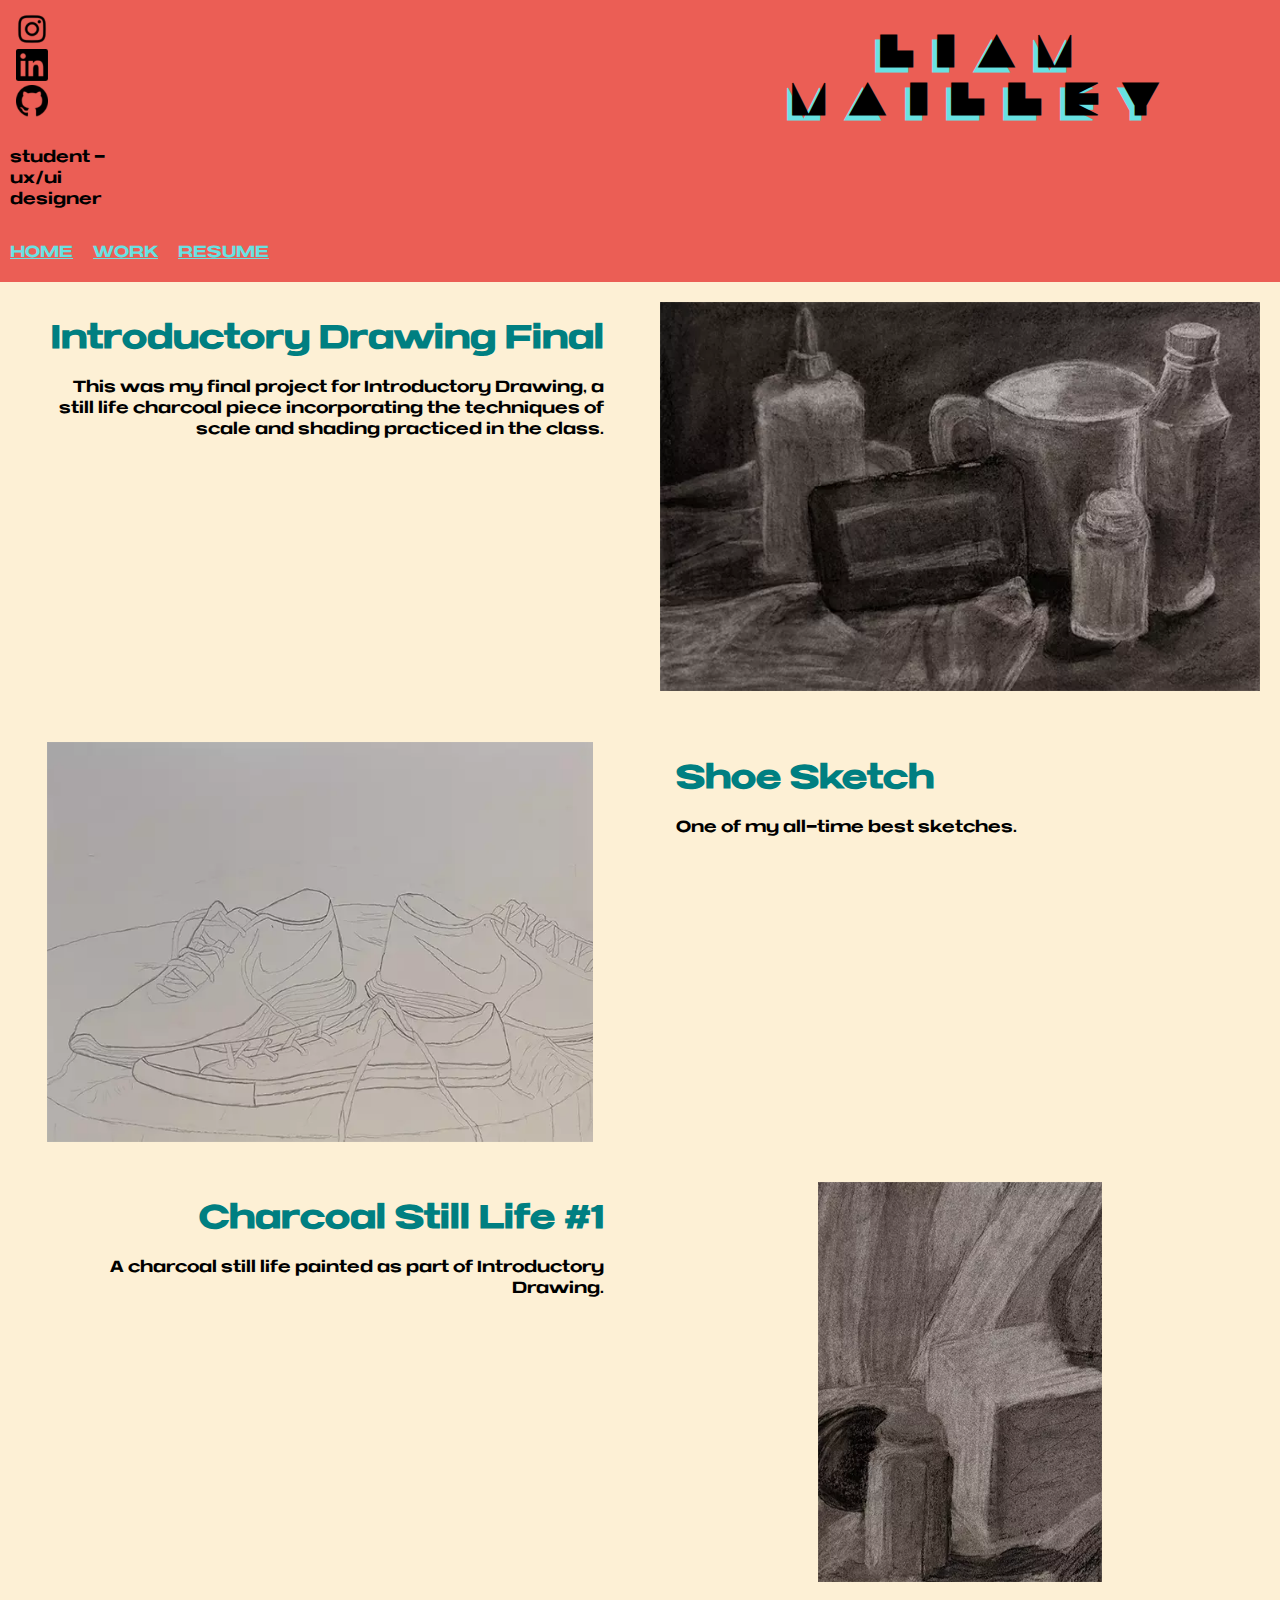
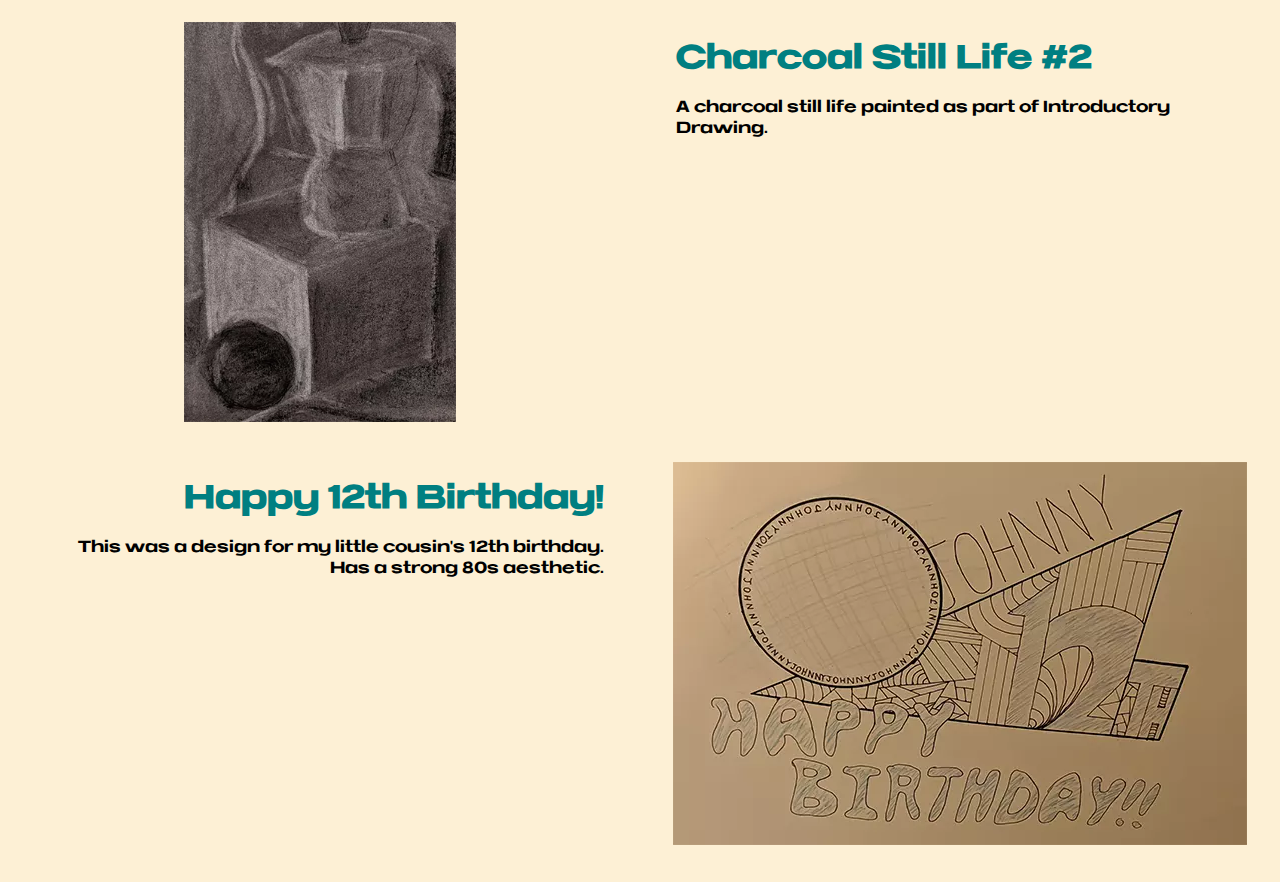
<file: root/pages/physicalart.html>
<!DOCTYPE html>
<html lang="en">
<head>
    <link href="../css/master.css" rel="stylesheet" type="text/css" media="all">
    <link href="../fonts/stylesheet.css" rel="stylesheet" type="text/css" media="all">
    <meta charset="UTF-8">
    <meta http-equiv="X-UA-Compatible" content="IE=edge">
    <meta name="viewport" content="width=device-width, initial-scale=1.0">
    <title>Liam Mailley - Work</title>
    <style>
        @media only screen and (min-width: 800px) { /* THIS ONE IS ONLY USED WHEN IT'S MORE THAN 800px */
            header {
                display: grid;
                grid-template-columns: 1.5fr 3fr 1.5fr;
                justify-content: space-evenly;
                background-color: #eb5e55;
                position: sticky;
                max-width: 100%;
                overflow: auto;
                margin: auto;
                top: 0;
                padding: 0.2rem 0;
            }
            .socials-container {
                display: flex;
                flex-flow: row wrap;
                align-content: flex-end;
                margin: auto 0;
                max-width: 15%;
            }
            .socials {
                max-width: 2rem;
                padding: 0 1rem;
            }
            .outer-nav-container {
                display: flex;
                flex-flow: column;
                max-width: 40%;
            }
            .nav-container {
                display: flex;
                flex-flow: row;
                justify-content: flex-start;
            }
            .bigbold {
                letter-spacing: 0.2rem;
                margin: 2rem 0 0 0;
                font-size: 2rem;
                font-weight: bold;
                color: #000000;
                text-align: center;
                max-width: 45%;
            }
            .bigbold-sub {
                margin-left: 10px;
            }
            main {
                background-color: #fdf0d5;
                display: flex;
                flex-direction: row;
                justify-content: space-between;
            }
            .greetings {
                display: flex;
                justify-content: center;
                font-size: 3.2rem;
                margin: 1rem 10px;
            }
            .bio {
                display: flex;
                justify-content: center;
                align-items: flex-end;
                font-size: 2rem;
                margin: 1rem 10px;
                align-content: center;
            }
            .headshot {
                padding: 0 0 0 2rem;
            }
            
            /* Non-Header Styling */

            /* Content Pages Grid Code */

            .contentmain {
                display: grid;
                grid-template-columns: 50% 50%;
            }

            .contenttitle {
                font-family: 'NCS Radhiumz', Arial, Helvetica, sans-serif;
                margin: 1rem;
            }

            .contentdesc {
                margin: 1rem;
            }

            .contentimages {
                max-width: 100%;
                max-height: 100%;
            }

            #firstleft {
                grid-column: 1;
                grid-row: 1;
                border: 20px solid #fdf0d5;
                background-repeat: no-repeat;
                background-size: cover;
                height: 25rem;
                text-align: right;
                float: right;
            }

            #firstright {
                grid-column: 2;
                grid-row: 1;
                border: 20px solid #fdf0d5;
                max-width: 100%;
                height: 25rem;
                text-align: left;
                float: left;
            }

            #secondleft {
                grid-column: 1;
                grid-row: 2;
                border: 20px solid #fdf0d5;
                background-repeat: no-repeat;
                background-size: cover;
                height: 25rem;
                text-align: right;
                float: right;
            }

            #secondright {
                grid-column: 2;
                grid-row: 2;
                border: 20px solid #fdf0d5;
                max-width: 100%;
                height: 25rem;
                text-align: left;
                float: left;
            }

            #thirdleft {
                grid-column: 1;
                grid-row: 3;
                border: 20px solid #fdf0d5;
                background-repeat: no-repeat;
                background-size: cover;
                height: 25rem;
                text-align: right;
                float: right;
            }

            #thirdright {
                grid-column: 2;
                grid-row: 3;
                border: 20px solid #fdf0d5;
                max-width: 100%;
                height: 25rem;
                text-align: left;
                float: left;
            }

            #fourthleft {
                grid-column: 1;
                grid-row: 4;
                border: 20px solid #fdf0d5;
                background-repeat: no-repeat;
                background-size: cover;
                height: 25rem;
                text-align: right;
                float: right;
            }

            #fourthright {
                grid-column: 2;
                grid-row: 4;
                border: 20px solid #fdf0d5;
                max-width: 100%;
                height: 25rem;
                text-align: left;
                float: left;
            }

            #fifthleft {
                grid-column: 1;
                grid-row: 5;
                border: 20px solid #fdf0d5;
                background-repeat: no-repeat;
                background-size: cover;
                height: 25rem;
                text-align: right;
                float: right;
            }

            #fifthright {
                grid-column: 2;
                grid-row: 5;
                border: 20px solid #fdf0d5;
                max-width: 100%;
                height: 25rem;
                text-align: left;
                float: left;
            }

            #sixthleft {
                grid-column: 1;
                grid-row: 6;
                border: 20px solid #fdf0d5;
                background-repeat: no-repeat;
                background-size: cover;
                height: 25rem;
                text-align: right;
                float: right;
            }

            #sixthright {
                grid-column: 2;
                grid-row: 6;
                border: 20px solid #fdf0d5;
                max-width: 100%;
                height: 25rem;
                text-align: left;
                float: left;
            }

            #seventhleft {
                grid-column: 1;
                grid-row: 7;
                border: 20px solid #fdf0d5;
                background-repeat: no-repeat;
                background-size: cover;
                height: 25rem;
                text-align: right;
                float: right;
            }

            #seventhright {
                grid-column: 2;
                grid-row: 7;
                border: 20px solid #fdf0d5;
                max-width: 100%;
                height: 25rem;
                text-align: left;
                float: left;
            }
        }
    </style>
</head>

<body>
    <header>
        <div class="socials-container">
            <a href="https://www.instagram.com/liammailley">
                <img src="../images/insta_45x45.png" alt="Instagram Logo" class="socials">
            </a>
            <a href="https://www.linkedin.com/in/liam-mailley-bb5b69185">
                <img src="../images/linkedin_45x45.png" alt="Linkedin Logo" class="socials">
            </a>
            <a href="https://github.com/liammailley">
                <img src="../images/github_45x45.png" alt="Github Logo" class="socials">
            </a>
        </div>
        <br>
        <h1 class="bigbold">
            LIAM MAILLEY
        </h1>
        <div class="outer-nav-container">
            <p class="bigbold-sub">
                student - ux/ui designer
            </p>
            <div class="nav-container">
                <p class="navbutton">
                    <a class="buttontext" href="../../index.html">
                        HOME
                    </a>
                </p>
                <p class="navbutton">
                    <a class="buttontext" href="../work.html">
                        WORK
                </a>
                </p>
                <p class="navbutton">
                    <a class="buttontext" href="../resume.html">
                        RESUME
                    </a>
                </p>
            </div>
        </div>
    </header>

    <main class="contentmain">

        <div id="firstleft">
            <h1 class="contenttitle">
                Introductory Drawing Final
            </h1>
            <p class="contentdesc">
                This was my final project for Introductory Drawing, a still life charcoal piece incorporating the techniques of scale and shading practiced in the class.
            </p>
        </div>

        <div id="firstright">
            <img src="../images/charcoalfinal.webp" alt="Charcoal Final" class="contentimages">
        </div>


        <div id="secondleft">
            <img src="../images/shoes.webp" alt="Shoes" class="contentimages">
        </div>

        <div id="secondright">
            <h1 class="contenttitle">
                Shoe Sketch
            </h1>
            <p class="contentdesc">
                One of my all-time best sketches.
            </p>
        </div>


        <div id="thirdleft">
            <h1 class="contenttitle">
                Charcoal Still Life #1
            </h1>
            <p class="contentdesc">
                A charcoal still life painted as part of Introductory Drawing.
            </p>
        </div>

        <div id="thirdright">
            <img src="../images/bottle.webp" alt="Bottle" class="contentimages">
        </div>


        <div id="fourthleft">
            <img src="../images/kettle.webp" alt="Kettle" class="contentimages">
        </div>

        <div id="fourthright">
            <h1 class="contenttitle">
                Charcoal Still Life #2
            </h1>
            <p class="contentdesc">
                A charcoal still life painted as part of Introductory Drawing.
            </p>
        </div>


        <div id="fifthleft">
            <h1 class="contenttitle">
                Happy 12th Birthday!
            </h1>
            <p class="contentdesc">
                This was a design for my little cousin's 12th birthday. Has a strong 80s aesthetic.
            </p>
        </div>

        <div id="fifthright">
            <img src="../images/johnny12th.webp" alt="Johnny's 12th" class="contentimages">
        </div>

    </main>
</body>
</html>
</file>
<file: root/css/master.css>
/* General Styling */

body {
    margin: 0;
    background-color: #fdf0d5;
}
p {
    font-family: 'NCS Radhiumz', 'Chai', Georgia, "Times New Roman", Times, serif;
}
h1 {
    font-family: 'Sentrix Space', 'NCS Radhiumz', Arial, Helvetica, sans-serif;
}
h2 {
    font-family: 'NCS Radhiumz', 'National Park R', Arial, Helvetica, sans-serif;
    color: #28afb0;
}

/* Header, Main, Etc. */

header {
    display: flex;
    flex-direction: column;
    justify-content: space-evenly;
    background-color: #eb5e55;
    position: sticky;
    max-width: 100%;
    overflow: auto;
    margin: auto;
    padding: 0.2rem 0;
    z-index: 2;
}

main {
    background-color: #fdf0d5;
    display: flex;
    flex-direction: column;
    justify-content: space-between;
}

/* Header Elements */

.socials-container {
    display: flex;
    flex-flow: row wrap;
    justify-content: space-evenly;
    margin: 1rem 3rem;
    max-width: 100%;
}

.socials {
    max-width: 2rem;
    padding: 0 0.5rem;
}

.outer-nav-container {
    display: flex;
    flex-flow: column wrap;
    justify-content: center;
    max-width: 100%;
}

.nav-container {
    display: flex;
    flex-flow: row;
    justify-content: center;
    align-content: space-between;
    max-width: 100%;
}

.bigbold {
    display: flex;
    justify-content: center;
    letter-spacing: 0.2rem;
    font-size: 1.5rem;
    font-weight: bold;
    color: #000000;
    text-align: center;
    max-width: 100%;
    text-shadow: -5px 5px #68E1E2;
}

.bigbold-sub {
    display: flex;
    justify-content: center;
    margin-left: 10px;
}

/* Body Elements */

.buttontext {
    color: #68E1E2;
    margin: 0 10px;
}

.buttontext:hover,
.buttontext:focus {
    color:#28afb0;
}

.buttontext:hover {
	cursor: pointer;
}

.youarehere {
    color: white;
    margin: 0 10px;
}

.headshot {
    max-height: 80rem;
    max-width: 100%;
}

.greetings {
    display: flex;
    justify-content: center;
    font-size: 2rem;
    margin: 1rem 10px;
}

.bio {
    display: flex;
    justify-content: center;
    align-items: flex-end;
    font-size: 1rem;
    margin: 1rem 10px;
    align-content: center;
}


/* Resume Page */

.resumemain {
    padding: 0.5rem;
    max-width: 500px;
    margin: auto;
}
.resumename {
    text-align: left;
    margin-top: 0;
    font-size: 2.5rem;
}
.resumeaddress {
    text-align: left;
    font-size: 1.4rem;
}
h2.resume {
    font-size: 1.5rem;
}
p.resume {
    font-size: 1rem;
}
ul.resume {
    font-size: 1.2rem;
    font-family: 'Chai', Arial, Helvetica, sans-serif
}

a.downloadlink {
    color: #007f81;
}

.downloadbutton {
    text-align: center;
    padding: 1rem 1.5rem;
    border-radius: 1rem;
    text-decoration: none;
    font-size: 2rem;
    transition-duration: 0.5s;
    margin: auto;
    max-width: 500px;
    border-top: 5px dotted black;
}
.downloadbutton:active {
    background-color: #28afb0;
}


/* Bio Page */

.biopicture {
    max-width: 100%;
    max-height: 100%;
}

.centered {
    position: absolute;
    top: 100%;
    left: 50%;
    transform: translate(-50%, -50%);
    font-family: 'Sentrix Space', 'NCS Radhiumz', Arial, Helvetica, sans-serif;
}


/* Art Pages */

.bigbold-art {
    display: block;
    margin: 2rem 0 0 0;
    font-size: 2rem;
    font-weight: bold;
    color: #000000;
    text-align: center;
}

.backbutton {
    display: none;
}

.content {
    display: flex;
    flex-direction: column;
    max-width: 20rem;
    margin: 1rem auto;
}

h2.arttitle {
    margin: 1rem auto;
    text-align: center;
}

p.artdesc {
    margin: 0 auto 3rem auto;
    text-align: center;
}

.images {
    margin: 5px;
}


/* Work Page Grid Code */

.workmain {
    display: grid;
    grid-template: 25% 25% 25% 25% / 100%;
}

#topleft {
    grid-column: 1;
    grid-row: 1;
    border: 8px solid #fdf0d5;
    background-image: url("../images/inception.webp");
    background-repeat: no-repeat;
    background-size: cover;
    height: 20.3125rem;
}

#topright {
    grid-column: 1;
    grid-row: 2;
    border: 8px solid #fdf0d5;
    background-image: url("../images/charcoalfinal.webp");
    background-repeat: no-repeat;
    background-size: cover;
    height: 20.3125rem;
}

#bottomleft {
    grid-column: 1;
    grid-row: 3;
    border: 8px solid #fdf0d5;
    background-image: url("../images/piratesite.webp");
    background-repeat: no-repeat;
    background-size: cover;
    height: 20.3125rem;
}

#bottomright {
    grid-column: 1;
    grid-row: 4;
    border: 8px solid #fdf0d5;
    background-image: url("../images/walking.webp");
    background-repeat: no-repeat;
    background-size: cover;
    height: 20.3125rem;
}

#topleft:hover {
    position: relative;
    display: block;
    background-color: black;
}

#topright:hover {
    position: relative;
    display: block;
}

#bottomleft:hover {
    position: relative;
    display: block;
}

#bottomright:hover {
    position: relative;
    display: block;
}

.overlay {
    max-width: 100%;
    max-height: 100%;
    margin-left: 4rem;
    margin-right: 4rem;
    background-color:#eb5e55;
}

.overlay:hover {
    color:#68E1E2;
    background-color:#eb5e55;
}

.overlayText {
    color:#68E1E2;
    text-shadow: 0 0 10px black;
    display: flex;
    justify-content: center;
    margin-top: 8rem;
    font-family: 'NCS Radhiumz', Arial, Helvetica, sans-serif;
    z-index: 1;
}

.gridimage {
    width: 100%
}


/* Content Pages Grid Code */

.contentmain {
    display: grid;
    grid-template-columns: 100%;
}

.contenttitle {
    font-family: 'NCS Radhiumz', Arial, Helvetica, sans-serif;
    margin: 1rem;
    color:#007f81;
}

.contentdesc {
    margin: 1rem;
}

.contentimages {
    max-width: 100%;
    max-height: 100%;
}

#firstleft {
    grid-column: 1;
    grid-row: 1;
    border: 20px solid #fdf0d5;
    background-repeat: no-repeat;
    background-size: cover;
    text-align: right;
    float: right;
}

#firstright {
    grid-column: 1;
    grid-row: 2;
    border: 20px solid #fdf0d5;
    max-width: 100%;
    margin: auto;
}

#secondleft {
    grid-column: 1;
    grid-row: 4;
    border: 20px solid #fdf0d5;
    background-repeat: no-repeat;
    background-size: cover;
    margin: auto;
}

#secondright {
    grid-column: 1;
    grid-row: 3;
    border: 20px solid #fdf0d5;
    max-width: 100%;
    text-align: left;
    float: left;
}

#thirdleft {
    grid-column: 1;
    grid-row: 5;
    border: 20px solid #fdf0d5;
    background-repeat: no-repeat;
    background-size: cover;
    text-align: right;
    float: right;
}

#thirdright {
    grid-column: 1;
    grid-row: 6;
    border: 20px solid #fdf0d5;
    max-width: 100%;
    margin: auto;
}

#fourthleft {
    grid-column: 1;
    grid-row: 8;
    border: 20px solid #fdf0d5;
    background-repeat: no-repeat;
    background-size: cover;
    margin: auto;
}

#fourthright {
    grid-column: 1;
    grid-row: 7;
    border: 20px solid #fdf0d5;
    max-width: 100%;
    text-align: left;
    float: left;
}

#fifthleft {
    grid-column: 1;
    grid-row: 9;
    border: 20px solid #fdf0d5;
    background-repeat: no-repeat;
    background-size: cover;
    text-align: right;
    float: right;
}

#fifthright {
    grid-column: 1;
    grid-row: 10;
    border: 20px solid #fdf0d5;
    max-width: 100%;
    margin: auto;
}

#sixthleft {
    grid-column: 1;
    grid-row: 12;
    border: 20px solid #fdf0d5;
    background-repeat: no-repeat;
    background-size: cover;
    margin: auto;
}

#sixthright {
    grid-column: 1;
    grid-row: 11;
    border: 20px solid #fdf0d5;
    max-width: 100%;
    text-align: left;
    float: left;
}

#seventhleft {
    grid-column: 1;
    grid-row: 13;
    border: 20px solid #fdf0d5;
    background-repeat: no-repeat;
    background-size: cover;
    text-align: right;
    float: right;
}

#seventhright {
    grid-column: 1;
    grid-row: 14;
    border: 20px solid #fdf0d5;
    max-width: 100%;
    margin: auto;
}

.wireframelink {
    text-align: center;
}

.visitformore {
    text-align: center;
}

/* THIS ONE IS ONLY USED WHEN IT'S LESS THAN 800px */
</file>
<file: root/fonts/stylesheet.css>
@font-face {
    font-family: 'Chai';
    src: url('Chai-Light.woff2') format('woff2'),
        url('Chai-Light.woff') format('woff');
    font-weight: 300;
    font-style: normal;
    font-display: swap;
}

@font-face {
    font-family: 'Chai';
    src: url('Chai-Light.woff2') format('woff2'),
        url('Chai-Light.woff') format('woff');
    font-weight: 300;
    font-style: normal;
    font-display: swap;
}

@font-face {
    font-family: 'Chai';
    src: url('Chai-Bold.woff2') format('woff2'),
        url('Chai-Bold.woff') format('woff');
    font-weight: bold;
    font-style: normal;
    font-display: swap;
}

@font-face {
    font-family: 'Chai';
    src: url('Chai-Medium.woff2') format('woff2'),
        url('Chai-Medium.woff') format('woff');
    font-weight: 500;
    font-style: normal;
    font-display: swap;
}

@font-face {
    font-family: 'Chai';
    src: url('Chai-SemiBold.woff2') format('woff2'),
        url('Chai-SemiBold.woff') format('woff');
    font-weight: 600;
    font-style: normal;
    font-display: swap;
}

@font-face {
    font-family: 'Chai';
    src: url('Chai-Regular.woff2') format('woff2'),
        url('Chai-Regular.woff') format('woff');
    font-weight: normal;
    font-style: normal;
    font-display: swap;
}

@font-face {
    font-family: 'National Park';
    src: url('NationalPark-Thin.woff2') format('woff2'),
        url('NationalPark-Thin.woff') format('woff');
    font-weight: 100;
    font-style: normal;
    font-display: swap;
}

@font-face {
    font-family: 'National Park';
    src: url('NationalPark-Heavy.woff2') format('woff2'),
        url('NationalPark-Heavy.woff') format('woff');
    font-weight: 900;
    font-style: normal;
    font-display: swap;
}

@font-face {
    font-family: 'National Park Outline';
    src: url('NationalPark-Outline.woff2') format('woff2'),
        url('NationalPark-Outline.woff') format('woff');
    font-weight: normal;
    font-style: normal;
    font-display: swap;
}

@font-face {
    font-family: 'National Park R';
    src: url('NationalPark-Regular.woff2') format('woff2'),
        url('NationalPark-Regular.woff') format('woff');
    font-weight: normal;
    font-style: normal;
    font-display: swap;
}

@font-face {
    font-family: 'NCS Radhiumz';
    src: url('NCSRadhiumzRegular.woff2') format('woff2'),
        url('NCSRadhiumzRegular.woff') format('woff');
    font-weight: normal;
    font-style: normal;
    font-display: swap;
}

@font-face {
    font-family: 'Sentrix Space';
    src: url('SentrixSpace-Regular.woff2') format('woff2'),
        url('SentrixSpace-Regular.woff') format('woff');
    font-weight: normal;
    font-style: normal;
    font-display: swap;
}

@font-face {
    font-family: 'Sentrix';
    src: url('Sentrix-Regular.woff2') format('woff2'),
        url('Sentrix-Regular.woff') format('woff');
    font-weight: normal;
    font-style: normal;
    font-display: swap;
}
</file>
